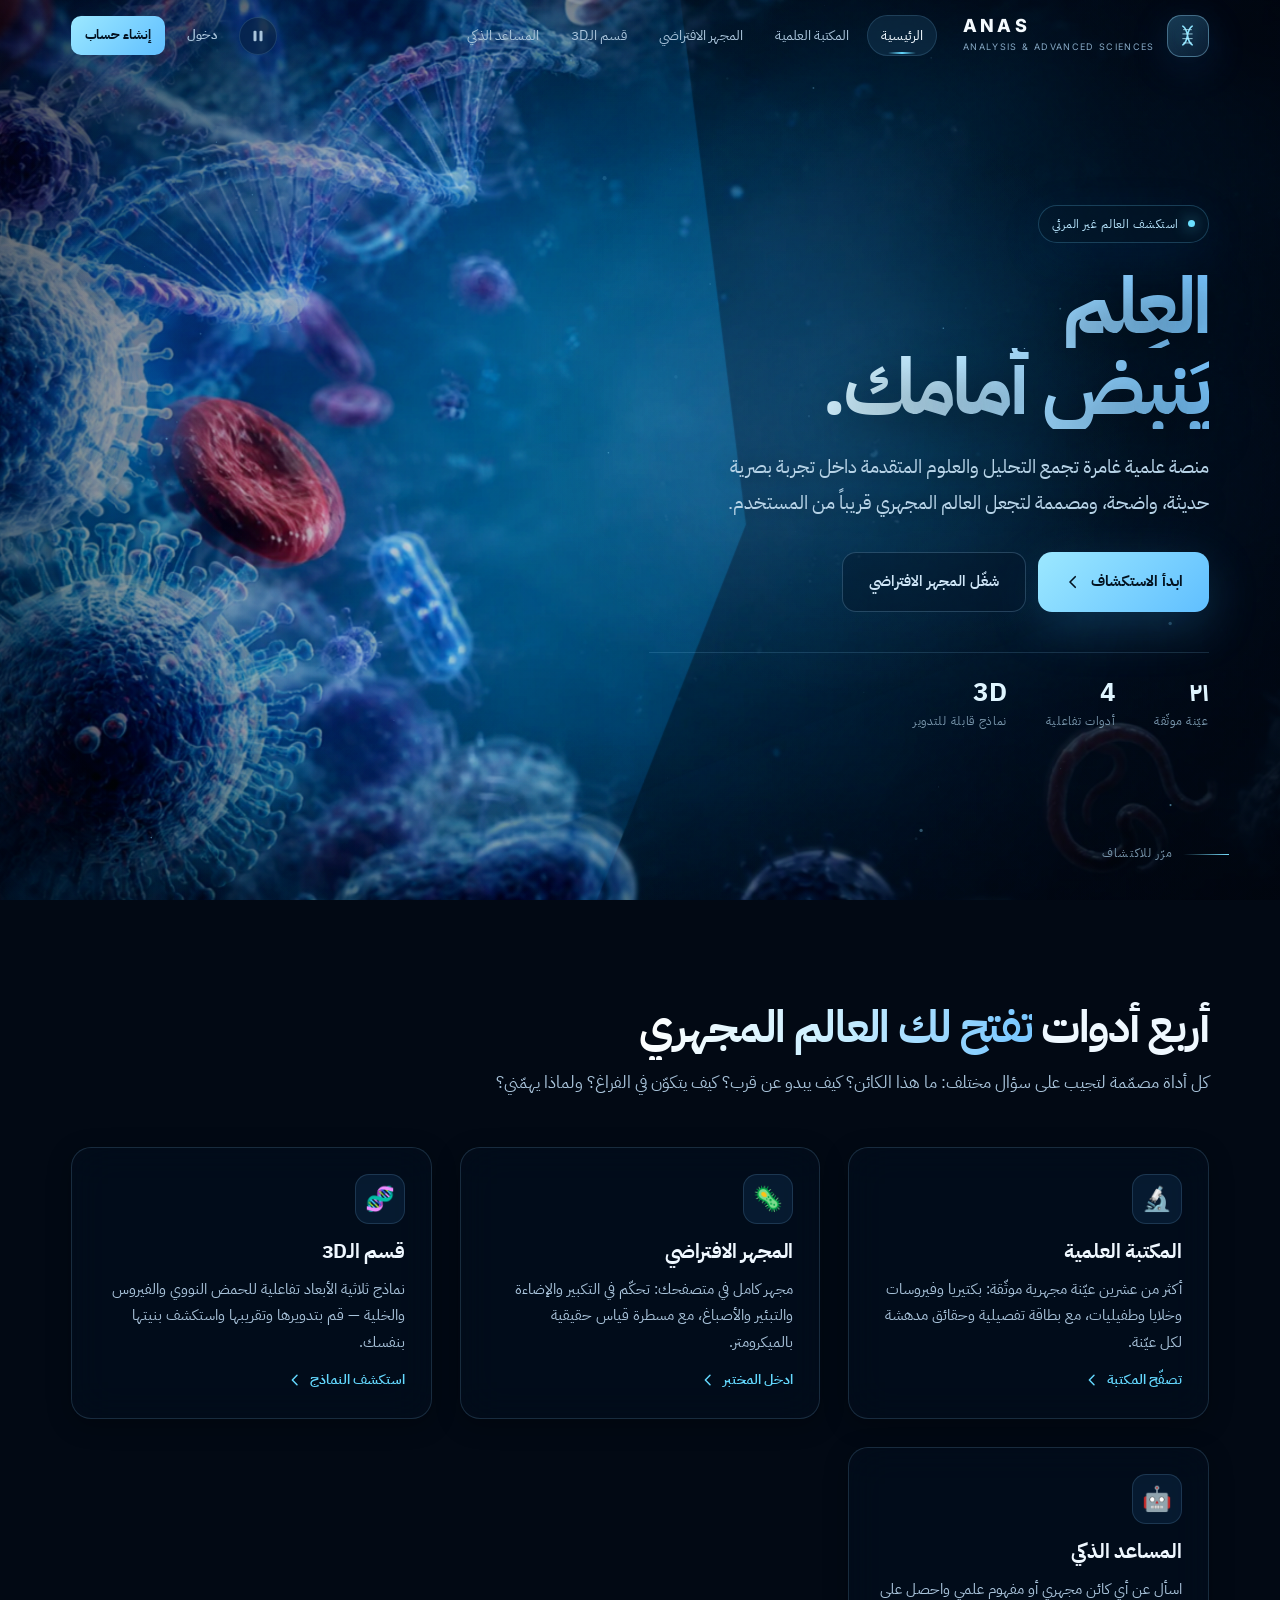
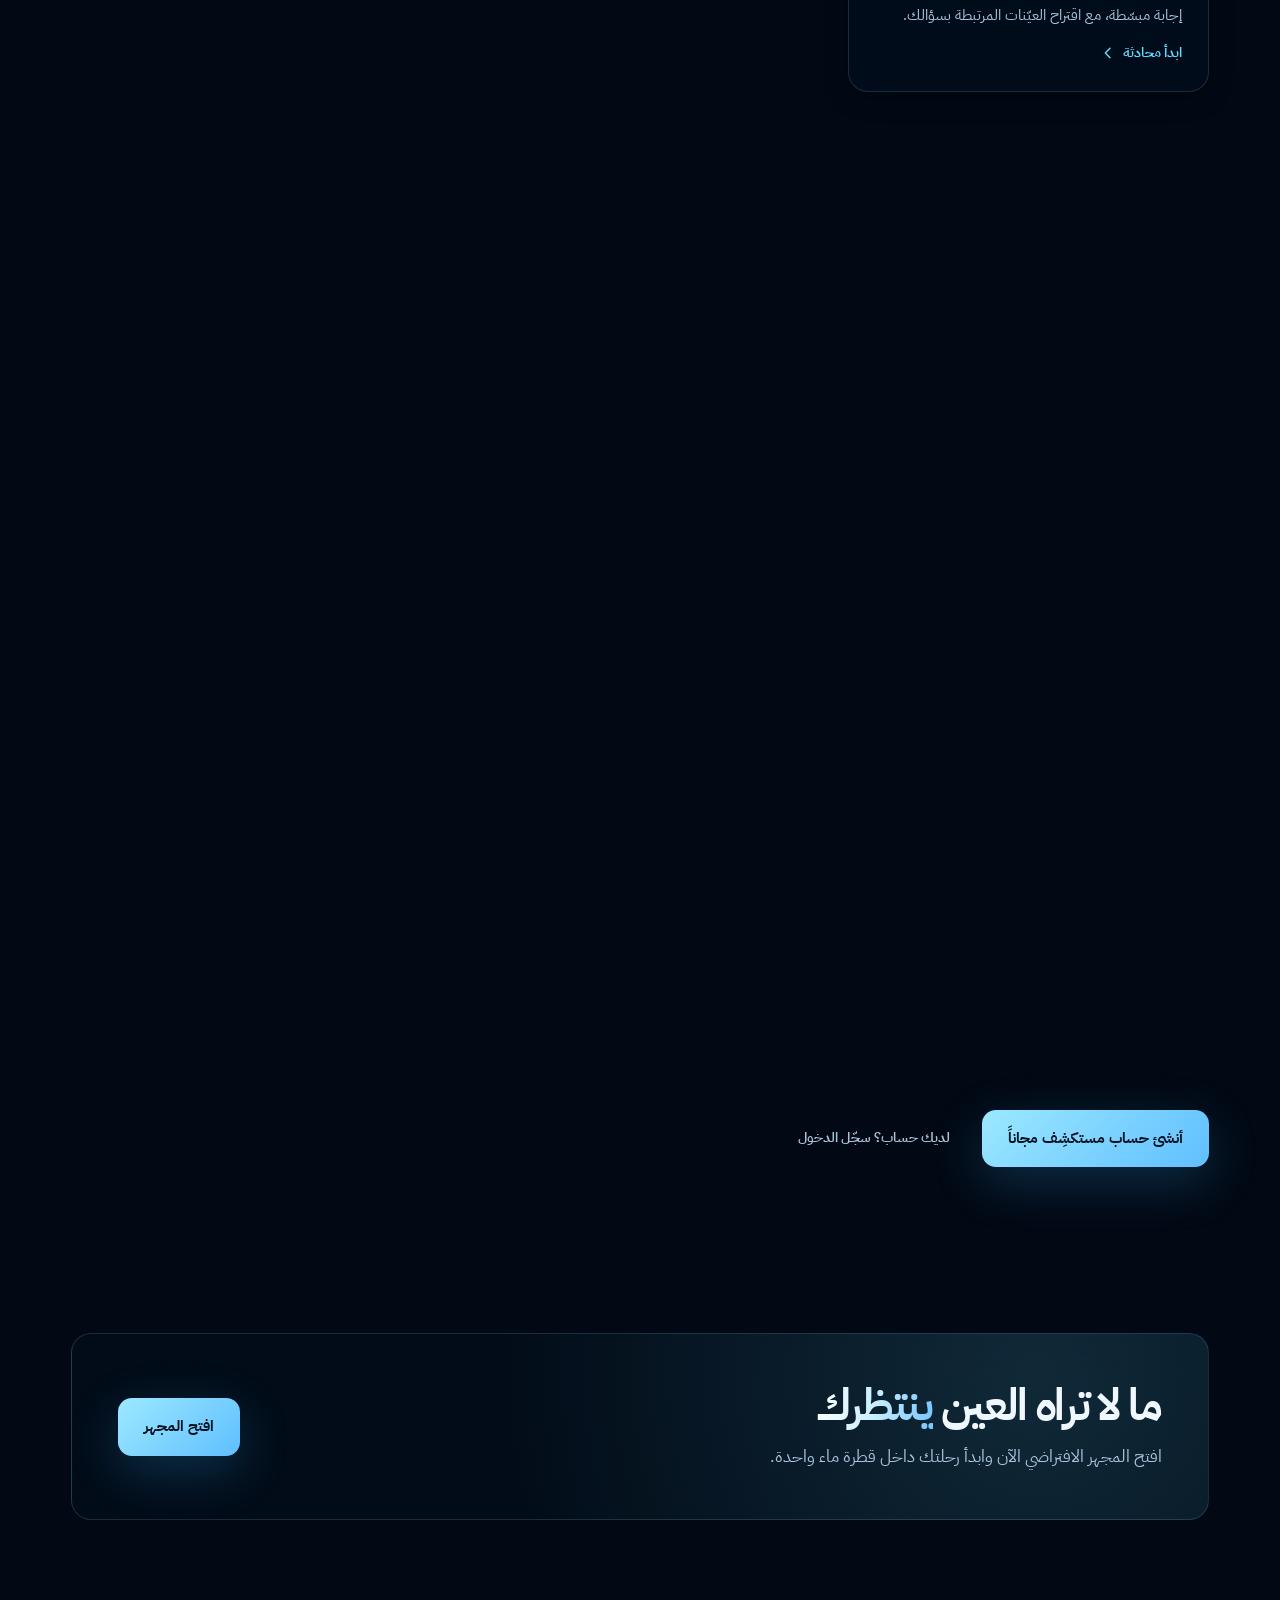
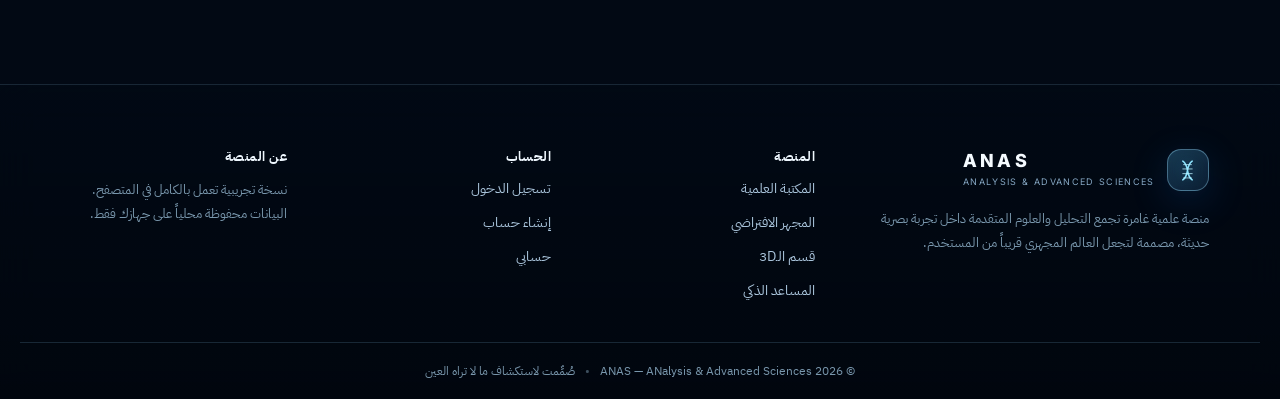
<file: index.html>
<!DOCTYPE html>
<html lang="ar" dir="rtl">
<head>
<meta charset="UTF-8" />
<meta name="viewport" content="width=device-width, initial-scale=1, viewport-fit=cover" />
<meta name="theme-color" content="#020914" />
<title>ANAS | منصة التحليل والعلوم المتقدمة</title>

<meta name="description" content="منصة ANAS العلمية: مكتبة كائنات مجهرية، مجهر افتراضي تفاعلي، نماذج ثلاثية الأبعاد، ومساعد ذكي — تجربة بصرية سينمائية لاستكشاف العالم المجهري." />
<meta name="author" content="ANAS — ANalysis & Advanced Sciences" />

<meta property="og:type" content="website" />
<meta property="og:locale" content="ar_AR" />
<meta property="og:title" content="ANAS | منصة التحليل والعلوم المتقدمة" />
<meta property="og:description" content="استكشف العالم غير المرئي: مكتبة علمية، مجهر افتراضي، نماذج ثلاثية الأبعاد، ومساعد ذكي." />
<meta property="og:image" content="assets/og-cover.jpg" />
<meta name="twitter:card" content="summary_large_image" />

<link rel="icon" href="assets/favicon.svg" type="image/svg+xml" />
<link rel="apple-touch-icon" href="assets/favicon.svg" />

<link rel="preconnect" href="https://fonts.googleapis.com" />
<link rel="preconnect" href="https://fonts.gstatic.com" crossorigin />
<link rel="stylesheet" href="https://fonts.googleapis.com/css2?family=IBM+Plex+Sans+Arabic:wght@300;400;500;600;700&family=Inter:wght@400;600;800&display=swap" />

<link rel="preload" as="image" href="assets/cinematic-bg.webp" imagesrcset="assets/cinematic-bg-800.webp 800w, assets/cinematic-bg-1280.webp 1280w, assets/cinematic-bg.webp 1672w" />

<link rel="stylesheet" href="styles/base.css" />
<link rel="stylesheet" href="styles/components.css" />
<link rel="stylesheet" href="styles/views.css" />
</head>
<body>

<a class="skip-link" href="#main">تخطَّ إلى المحتوى الرئيسي</a>

<!-- ============ الخلفية السينمائية (ثابتة خلف كل الصفحات) ============ -->
<div class="cinema" id="cinema" aria-hidden="true">
  <div class="cinema__layer cinema__layer--base"></div>
  <div class="cinema__layer cinema__layer--mid"></div>
  <div class="cinema__layer cinema__layer--front"></div>
  <div class="cinema__fog"></div>
  <div class="cinema__vignette"></div>
  <canvas class="cinema__particles" id="particles"></canvas>
  <div class="cinema__noise"></div>
</div>

<!-- ============ الشريط العلوي ============ -->
<header class="topbar" id="topbar">
  <div class="topbar__inner">
    <a class="brand" href="#/" aria-label="ANAS — الصفحة الرئيسية">
      <span class="brand__mark" aria-hidden="true">
        <svg viewBox="0 0 64 64" fill="none">
          <path d="M20 8c18 12 6 36 24 48M44 8C26 20 38 44 20 56" stroke="#8DE4FF" stroke-width="4" stroke-linecap="round"/>
          <path d="M22 17h20M20 28h24M20 40h24M22 51h20" stroke="#B8F0FF" stroke-width="2.5" stroke-linecap="round" opacity=".8"/>
        </svg>
      </span>
      <span class="brand__text">
        <span class="brand__name">ANAS</span>
        <span class="brand__sub">ANALYSIS &amp; ADVANCED SCIENCES</span>
      </span>
    </a>

    <nav class="nav" id="nav" aria-label="التنقل الرئيسي">
      <a class="nav__link" href="#/" data-route="/">الرئيسية</a>
      <a class="nav__link" href="#/library" data-route="/library">المكتبة العلمية</a>
      <a class="nav__link" href="#/microscope" data-route="/microscope">المجهر الافتراضي</a>
      <a class="nav__link" href="#/lab3d" data-route="/lab3d">قسم الـ3D</a>
      <a class="nav__link" href="#/assistant" data-route="/assistant">المساعد الذكي</a>
    </nav>

    <div class="topbar__actions">
      <button class="icon-btn" id="motionToggle" type="button" title="إيقاف/تشغيل الحركة" aria-label="إيقاف الحركة">
        <svg viewBox="0 0 24 24" fill="none" aria-hidden="true"><rect x="6" y="5" width="4" height="14" rx="1.4" fill="currentColor"/><rect x="14" y="5" width="4" height="14" rx="1.4" fill="currentColor"/></svg>
      </button>
      <div id="authSlot" class="topbar__auth"></div>
      <button class="icon-btn nav-burger" id="burger" type="button" aria-label="فتح القائمة" aria-expanded="false" aria-controls="nav">
        <svg viewBox="0 0 24 24" fill="none" aria-hidden="true"><path d="M4 7h16M4 12h16M4 17h16" stroke="currentColor" stroke-width="2" stroke-linecap="round"/></svg>
      </button>
    </div>
  </div>
</header>

<!-- ============ منطقة العرض ============ -->
<main id="main" class="view" tabindex="-1"></main>

<!-- ============ التذييل ============ -->
<footer class="footer" id="footer">
  <div class="footer__inner">
    <div class="footer__col footer__col--brand">
      <div class="brand brand--footer">
        <span class="brand__mark" aria-hidden="true">
          <svg viewBox="0 0 64 64" fill="none">
            <path d="M20 8c18 12 6 36 24 48M44 8C26 20 38 44 20 56" stroke="#8DE4FF" stroke-width="4" stroke-linecap="round"/>
            <path d="M22 17h20M20 28h24M20 40h24M22 51h20" stroke="#B8F0FF" stroke-width="2.5" stroke-linecap="round" opacity=".8"/>
          </svg>
        </span>
        <span class="brand__text">
          <span class="brand__name">ANAS</span>
          <span class="brand__sub">ANALYSIS &amp; ADVANCED SCIENCES</span>
        </span>
      </div>
      <p class="footer__blurb">منصة علمية غامرة تجمع التحليل والعلوم المتقدمة داخل تجربة بصرية حديثة، مصممة لتجعل العالم المجهري قريباً من المستخدم.</p>
    </div>
    <nav class="footer__col" aria-label="روابط المنصة">
      <h3 class="footer__title">المنصة</h3>
      <a href="#/library">المكتبة العلمية</a>
      <a href="#/microscope">المجهر الافتراضي</a>
      <a href="#/lab3d">قسم الـ3D</a>
      <a href="#/assistant">المساعد الذكي</a>
    </nav>
    <nav class="footer__col" aria-label="روابط الحساب">
      <h3 class="footer__title">الحساب</h3>
      <a href="#/login">تسجيل الدخول</a>
      <a href="#/register">إنشاء حساب</a>
      <a href="#/account">حسابي</a>
    </nav>
    <div class="footer__col">
      <h3 class="footer__title">عن المنصة</h3>
      <p class="footer__note">نسخة تجريبية تعمل بالكامل في المتصفح. البيانات محفوظة محلياً على جهازك فقط.</p>
    </div>
  </div>
  <div class="footer__bar">
    <span>© <span id="year"></span> ANAS — ANalysis &amp; Advanced Sciences</span>
    <span class="footer__bar-sep" aria-hidden="true">•</span>
    <span>صُمِّمت لاستكشاف ما لا تراه العين</span>
  </div>
</footer>

<div id="toaster" class="toaster" role="status" aria-live="polite"></div>

<script type="module" src="js/main.js"></script>
<noscript>
  <div class="noscript">هذه المنصة تحتاج إلى تفعيل JavaScript في المتصفح لتعمل.</div>
</noscript>
</body>
</html>
</file>
<file: styles/base.css>
/* =========================================================
   ANAS — Base layer
   الرموز التصميمية، التهيئة، الخلفية السينمائية، التخطيط
   ========================================================= */

:root{
  /* -- لوحة الألوان (مستمدة من الواجهة السينمائية الأصلية) -- */
  --bg:              #020914;
  --bg-deep:         #010610;
  --ink:             #eff8ff;
  --ink-soft:        #cfe6f7;
  --muted:           #a9c4db;
  --muted-dim:       #7997ad;
  --cyan:            #64d9ff;
  --cyan-bright:     #9ce8ff;
  --blue:            #397bff;
  --blue-soft:       #60bfff;
  --violet:          #7c6cff;

  /* -- حالات -- */
  --ok:              #4ade9b;
  --warn:            #ffc861;
  --danger:          #ff6b81;

  /* -- الأسطح الزجاجية -- */
  --glass:           rgba(4, 18, 34, .42);
  --glass-strong:    rgba(3, 14, 27, .72);
  --glass-soft:      rgba(8, 28, 48, .28);
  --line:            rgba(143, 209, 255, .16);
  --line-strong:     rgba(151, 222, 255, .34);

  /* -- الإيقاع -- */
  --r-sm: 10px;
  --r-md: 14px;
  --r-lg: 20px;
  --r-xl: 28px;
  --r-pill: 999px;

  --gap: clamp(16px, 2.4vw, 28px);
  --pad-x: clamp(18px, 4vw, 60px);
  --maxw: 1240px;
  --topbar-h: 72px;

  --ease: cubic-bezier(.22, .61, .36, 1);
  --t-fast: .18s var(--ease);
  --t: .28s var(--ease);
  --t-slow: .5s var(--ease);

  --shadow-sm: 0 6px 24px rgba(0, 0, 0, .28);
  --shadow:    0 16px 50px rgba(0, 0, 0, .38);
  --shadow-glow: 0 15px 50px rgba(56, 177, 255, .22);

  /* -- متغيرات حية يضبطها JS -- */
  --mx: 0;
  --my: 0;
  --cinema-dim: 0;     /* 0 = الهيرو الكامل، 1 = صفحة داخلية معتمة */
}

/* ------------------- التهيئة ------------------- */
*, *::before, *::after{ box-sizing: border-box; }

html{
  -webkit-text-size-adjust: 100%;
  scroll-behavior: smooth;
  scroll-padding-top: calc(var(--topbar-h) + 16px);
}

body{
  margin: 0;
  min-height: 100%;
  background: var(--bg);
  color: var(--ink);
  font-family: "IBM Plex Sans Arabic", Inter, system-ui, -apple-system, "Segoe UI", Tahoma, Arial, sans-serif;
  font-size: 16px;
  line-height: 1.7;
  overflow-x: hidden;
  -webkit-font-smoothing: antialiased;
  text-rendering: optimizeLegibility;
}

h1, h2, h3, h4{ margin: 0; line-height: 1.18; font-weight: 700; letter-spacing: -.01em; }
p{ margin: 0; }
img, svg, canvas{ max-width: 100%; display: block; }
button, input, select, textarea{ font: inherit; color: inherit; }
a{ color: inherit; text-decoration: none; }

:focus-visible{
  outline: 2px solid var(--cyan);
  outline-offset: 3px;
  border-radius: 6px;
}

::selection{ background: rgba(100, 217, 255, .3); color: #fff; }

/* شريط التمرير */
::-webkit-scrollbar{ width: 11px; height: 11px; }
::-webkit-scrollbar-track{ background: #030d1c; }
::-webkit-scrollbar-thumb{
  background: linear-gradient(180deg, rgba(100,217,255,.34), rgba(57,123,255,.26));
  border-radius: var(--r-pill);
  border: 3px solid #030d1c;
}
::-webkit-scrollbar-thumb:hover{ background: linear-gradient(180deg, rgba(100,217,255,.6), rgba(57,123,255,.44)); }

.skip-link{
  position: fixed; inset-inline: 0; top: 8px;
  margin-inline: auto; width: fit-content;
  transform: translateY(-160%);
  z-index: 999; padding: 12px 20px; border-radius: var(--r-pill);
  background: var(--cyan); color: #02111f; font-weight: 700;
  transition: transform var(--t);
}
.skip-link:focus{ transform: translateY(0); }

.noscript{
  position: fixed; inset: 0; z-index: 9999; display: grid; place-items: center;
  background: var(--bg); color: var(--ink); padding: 32px; text-align: center; font-size: 18px;
}

/* ===================================================================
   الخلفية السينمائية — ثابتة خلف كل صفحات المنصة
   =================================================================== */
.cinema{
  position: fixed;
  inset: 0;
  z-index: 0;
  overflow: hidden;
  pointer-events: none;
  background: var(--bg);
  contain: strict;
}

.cinema__layer{
  position: absolute;
  inset: -5%;
  background-image: image-set(url("../assets/cinematic-bg.webp") type("image/webp"), url("../assets/cinematic-bg.jpg") type("image/jpeg"));
  background-image: -webkit-image-set(url("../assets/cinematic-bg.webp") type("image/webp"), url("../assets/cinematic-bg.jpg") type("image/jpeg"));
  background-size: cover;
  background-position: center;
  will-change: transform, filter;
}

/* طبقة القاعدة — تعتم تدريجياً كلما انتقلنا لصفحة داخلية */
.cinema__layer--base{
  inset: -7%;
  filter: saturate(calc(1.05 - var(--cinema-dim) * .45))
          contrast(1.05)
          brightness(calc(.78 - var(--cinema-dim) * .42));
  animation: cameraDrift 22s ease-in-out infinite alternate;
  transform: translate3d(calc(var(--mx) * -7px), calc(var(--my) * -5px), 0) scale(1.09);
  transition: filter var(--t-slow);
}

/* الطبقة الوسطى — قصّ مائل يفصل عمق المشهد */
.cinema__layer--mid{
  opacity: calc(.67 - var(--cinema-dim) * .45);
  clip-path: polygon(52% 0, 0 0, 0 100%, 45% 100%, 57% 57%);
  filter: saturate(1.17) contrast(1.08) brightness(1.03);
  mix-blend-mode: screen;
  animation: midFloat 15s ease-in-out infinite alternate;
  transform: translate3d(calc(var(--mx) * 13px), calc(var(--my) * 8px), 0) scale(1.075);
  transition: opacity var(--t-slow);
}

/* الطبقة الأمامية — ضبابية تعطي إحساس عمق الميدان */
.cinema__layer--front{
  opacity: calc(.32 - var(--cinema-dim) * .22);
  clip-path: polygon(100% 52%, 85% 42%, 74% 100%, 100% 100%, 0 100%, 0 63%, 12% 50%, 17% 100%);
  filter: blur(2px) saturate(1.18) brightness(.9);
  animation: frontFloat 11s ease-in-out infinite alternate;
  transform: translate3d(calc(var(--mx) * 21px), calc(var(--my) * 14px), 0) scale(1.12);
  transition: opacity var(--t-slow);
}

.cinema__fog{
  position: absolute; inset: -20%; z-index: 3; pointer-events: none;
  opacity: calc(.22 - var(--cinema-dim) * .1);
  filter: blur(52px);
  background:
    radial-gradient(ellipse at 66% 52%, rgba(55, 190, 255, .46), transparent 27%),
    radial-gradient(ellipse at 28% 32%, rgba(103, 76, 255, .28), transparent 23%);
  animation: fog 16s ease-in-out infinite alternate;
  transition: opacity var(--t-slow);
}

.cinema__vignette{
  position: absolute; inset: 0; z-index: 4; pointer-events: none;
  background:
    radial-gradient(circle at 65% 44%, rgba(47, 166, 238, .14), transparent 31%),
    linear-gradient(270deg, rgba(1, 7, 17, .72) 0%, rgba(1, 10, 23, .28) 39%, rgba(2, 8, 19, .05) 62%, rgba(0, 4, 12, .30) 100%),
    radial-gradient(ellipse at center, transparent 44%, rgba(0, 3, 10, .58) 100%);
}

/* حجاب إضافي يهدّئ الخلفية داخل الصفحات لرفع وضوح النص */
.cinema::after{
  content: "";
  position: absolute; inset: 0; z-index: 7; pointer-events: none;
  background: linear-gradient(180deg, rgba(2, 9, 20, .55), rgba(2, 9, 20, .88));
  opacity: var(--cinema-dim);
  transition: opacity var(--t-slow);
}

.cinema__particles{
  position: absolute; inset: 0; width: 100%; height: 100%;
  z-index: 5; pointer-events: none;
}

.cinema__noise{
  position: absolute; inset: 0; z-index: 6; pointer-events: none;
  opacity: .06; mix-blend-mode: soft-light;
  background-image: url("data:image/svg+xml,%3Csvg viewBox='0 0 180 180' xmlns='http://www.w3.org/2000/svg'%3E%3Cfilter id='n'%3E%3CfeTurbulence type='fractalNoise' baseFrequency='.9' numOctaves='3' stitchTiles='stitch'/%3E%3C/filter%3E%3Crect width='100%25' height='100%25' filter='url(%23n)' opacity='.75'/%3E%3C/svg%3E");
}

@keyframes cameraDrift{
  0%  { transform: translate3d(calc(var(--mx) * -7px - 1%), calc(var(--my) * -5px - .5%), 0) scale(1.09); }
  100%{ transform: translate3d(calc(var(--mx) * -7px + 1.2%), calc(var(--my) * -5px + .7%), 0) scale(1.12); }
}
@keyframes midFloat{
  0%  { transform: translate3d(calc(var(--mx) * 13px - 7px), calc(var(--my) * 8px - 3px), 0) scale(1.075); }
  100%{ transform: translate3d(calc(var(--mx) * 13px + 9px), calc(var(--my) * 8px + 5px), 0) scale(1.095); }
}
@keyframes frontFloat{
  0%  { transform: translate3d(calc(var(--mx) * 21px - 11px), calc(var(--my) * 14px + 7px), 0) scale(1.12); }
  100%{ transform: translate3d(calc(var(--mx) * 21px + 13px), calc(var(--my) * 14px - 7px), 0) scale(1.16); }
}
@keyframes fog{ to{ transform: translate3d(4%, -2%, 0) scale(1.08); opacity: .29; } }

/* إيقاف الحركة — يفعّله المستخدم من الشريط العلوي */
.motion-paused .cinema *,
.motion-paused .cinema{ animation-play-state: paused !important; }
.motion-paused .cinema__layer{ transition: transform .25s ease; }

/* ===================================================================
   التخطيط العام
   =================================================================== */
.view{
  position: relative;
  z-index: 1;
  min-height: 70vh;
  outline: none;
}

.wrap{
  width: 100%;
  max-width: var(--maxw);
  margin-inline: auto;
  padding-inline: var(--pad-x);
}

.section{ padding-block: clamp(56px, 8vw, 110px); position: relative; z-index: 1; }
.section--tight{ padding-block: clamp(36px, 5vw, 64px); }

.section__head{ margin-bottom: clamp(28px, 4vw, 48px); max-width: 720px; }
.section__title{
  font-size: clamp(26px, 3.6vw, 44px);
  letter-spacing: -.03em;
  margin-bottom: 14px;
  text-wrap: balance;
}
.section__title span{
  background: linear-gradient(100deg, #fff 2%, #c9eeff 50%, #7bc8ff 95%);
  -webkit-background-clip: text; background-clip: text; color: transparent;
}
.section__lead{
  color: var(--muted);
  font-size: clamp(14px, 1.3vw, 17px);
  line-height: 1.85;
  text-wrap: balance;
}

/* شبكات مساعدة */
.grid{ display: grid; gap: var(--gap); }
.grid--2{ grid-template-columns: repeat(auto-fit, minmax(280px, 1fr)); }
.grid--3{ grid-template-columns: repeat(auto-fit, minmax(260px, 1fr)); }
.grid--4{ grid-template-columns: repeat(auto-fit, minmax(215px, 1fr)); }

.stack{ display: flex; flex-direction: column; gap: var(--gap); }
.row{ display: flex; flex-wrap: wrap; gap: 12px; align-items: center; }
.row--between{ justify-content: space-between; }
.spacer{ flex: 1; }

.text-muted{ color: var(--muted); }
.text-dim{ color: var(--muted-dim); }
.text-center{ text-align: center; }
.mono{ font-family: ui-monospace, "SF Mono", SFMono-Regular, Menlo, Consolas, monospace; font-variant-numeric: tabular-nums; }
/* النصوص اللاتينية: تُقرأ يساراً-يميناً داخلياً، لكنها تُحاذى
   إلى يمين الصفحة كبقية المحتوى العربي. الحقول النصية تُستثنى. */
.latin{ direction: ltr; unicode-bidi: isolate; text-align: right; }
.input.latin, .textarea.latin{ text-align: left; }

.hidden{ display: none !important; }
.sr-only{
  position: absolute; width: 1px; height: 1px; padding: 0; margin: -1px;
  overflow: hidden; clip: rect(0 0 0 0); white-space: nowrap; border: 0;
}

/* ===================================================================
   إتاحة الوصول — احترام تفضيل تقليل الحركة
   =================================================================== */
@media (prefers-reduced-motion: reduce){
  html{ scroll-behavior: auto; }
  *, *::before, *::after{
    animation-duration: .001ms !important;
    animation-iteration-count: 1 !important;
    transition-duration: .001ms !important;
  }
  .cinema__layer{ transform: none !important; }
}
</file>
<file: styles/components.css>
/* =========================================================
   ANAS — Components
   الشريط العلوي، الأزرار، البطاقات، النماذج، التنبيهات…
   ========================================================= */

/* ------------------------ الشريط العلوي ------------------------ */
.topbar{
  position: sticky;
  top: 0;
  z-index: 60;
  height: var(--topbar-h);
  display: flex;
  align-items: center;
  transition: background var(--t), border-color var(--t), backdrop-filter var(--t);
  border-bottom: 1px solid transparent;
}
.topbar.is-stuck{
  background: rgba(2, 10, 21, .78);
  backdrop-filter: blur(20px) saturate(1.2);
  -webkit-backdrop-filter: blur(20px) saturate(1.2);
  border-bottom-color: var(--line);
}
.topbar__inner{
  width: 100%;
  max-width: var(--maxw);
  margin-inline: auto;
  padding-inline: var(--pad-x);
  display: flex;
  align-items: center;
  gap: clamp(12px, 2vw, 28px);
}
.topbar__actions{ display: flex; align-items: center; gap: 8px; margin-inline-start: auto; }
.topbar__auth{ display: flex; align-items: center; gap: 8px; }

/* ------------------------ الهوية ------------------------ */
.brand{ display: flex; gap: 12px; align-items: center; flex-shrink: 0; }
.brand__mark{
  width: 42px; height: 42px; flex-shrink: 0;
  border: 1px solid rgba(151, 222, 255, .42);
  border-radius: var(--r-md);
  background: linear-gradient(145deg, rgba(77, 191, 255, .22), rgba(37, 84, 173, .12));
  display: grid; place-items: center;
  box-shadow: 0 10px 40px rgba(38, 139, 255, .16), inset 0 0 24px rgba(114, 216, 255, .10);
  backdrop-filter: blur(16px);
  -webkit-backdrop-filter: blur(16px);
  transition: transform var(--t), box-shadow var(--t);
}
.brand:hover .brand__mark{ transform: translateY(-2px); box-shadow: 0 14px 48px rgba(38, 139, 255, .3), inset 0 0 24px rgba(114, 216, 255, .18); }
.brand__mark svg{ width: 25px; height: 25px; filter: drop-shadow(0 0 10px rgba(84, 203, 255, .8)); }
.brand__text{ display: flex; flex-direction: column; direction: ltr; text-align: left; }
.brand__name{ font-family: Inter, sans-serif; font-size: 18px; font-weight: 800; letter-spacing: .18em; color: #f5fbff; line-height: 1.1; }
.brand__sub{ font-family: Inter, sans-serif; font-size: 9px; color: #87a9c5; letter-spacing: .15em; margin-top: 3px; }

/* ------------------------ التنقل ------------------------ */
.nav{ display: flex; align-items: center; gap: 4px; }
.nav__link{
  position: relative;
  padding: 9px 14px;
  border-radius: var(--r-pill);
  font-size: 14px;
  color: var(--muted);
  white-space: nowrap;
  transition: color var(--t-fast), background var(--t-fast);
}
.nav__link:hover{ color: var(--ink); background: rgba(18, 55, 82, .38); }
.nav__link.is-active{ color: var(--ink); background: rgba(18, 55, 82, .5); box-shadow: inset 0 0 0 1px var(--line); }
.nav__link.is-active::after{
  content: ""; position: absolute; inset-inline: 30%; bottom: 2px; height: 2px;
  border-radius: 2px; background: linear-gradient(90deg, transparent, var(--cyan), transparent);
}

/* ------------------------ الأزرار ------------------------ */
.btn{
  --btn-bg: transparent;
  display: inline-flex; align-items: center; justify-content: center; gap: 9px;
  border: 0; border-radius: var(--r-md);
  padding: 13px 20px;
  font-size: 14px; font-weight: 600;
  cursor: pointer;
  white-space: nowrap;
  transition: transform var(--t), box-shadow var(--t), background var(--t), border-color var(--t), opacity var(--t);
  background: var(--btn-bg);
}
.btn:active{ transform: translateY(0) scale(.985); }
.btn:disabled{ opacity: .5; cursor: not-allowed; transform: none !important; }

.btn--primary{
  color: #02111f;
  background: linear-gradient(135deg, var(--cyan-bright), var(--blue-soft));
  font-weight: 700;
  box-shadow: var(--shadow-glow);
}
.btn--primary:hover:not(:disabled){ transform: translateY(-2px); box-shadow: 0 18px 60px rgba(56, 177, 255, .38); }

.btn--secondary{
  color: var(--ink-soft);
  border: 1px solid rgba(158, 218, 255, .22);
  background: rgba(3, 21, 38, .42);
  backdrop-filter: blur(16px);
  -webkit-backdrop-filter: blur(16px);
}
.btn--secondary:hover:not(:disabled){ background: rgba(18, 55, 82, .55); transform: translateY(-2px); border-color: var(--line-strong); }

.btn--ghost{ color: var(--muted); background: transparent; }
.btn--ghost:hover:not(:disabled){ color: var(--ink); background: rgba(18, 55, 82, .35); }

.btn--danger{ color: #2a0710; background: linear-gradient(135deg, #ffa2b1, #ff6b81); font-weight: 700; }
.btn--danger:hover:not(:disabled){ transform: translateY(-2px); box-shadow: 0 16px 44px rgba(255, 107, 129, .3); }

.btn--sm{ padding: 8px 14px; font-size: 13px; border-radius: var(--r-sm); }
.btn--lg{ padding: 16px 26px; font-size: 15px; }
.btn--block{ width: 100%; }
.btn__icon{ width: 18px; height: 18px; flex-shrink: 0; }

.icon-btn{
  width: 38px; height: 38px; flex-shrink: 0;
  display: grid; place-items: center;
  border-radius: var(--r-pill);
  border: 1px solid var(--line);
  background: rgba(4, 20, 36, .42);
  color: var(--muted);
  cursor: pointer;
  backdrop-filter: blur(14px);
  -webkit-backdrop-filter: blur(14px);
  transition: color var(--t-fast), background var(--t-fast), transform var(--t-fast);
}
.icon-btn:hover{ color: var(--ink); background: rgba(18, 55, 82, .6); transform: translateY(-1px); }
.icon-btn svg{ width: 18px; height: 18px; }
.icon-btn.is-on{ color: var(--cyan); border-color: var(--line-strong); }

/* يأتي بعد .icon-btn عمداً: وإلا ورث display:grid وظهر على سطح المكتب */
.nav-burger{ display: none; }

/* ------------------------ الأسطح الزجاجية ------------------------ */
.card{
  position: relative;
  border-radius: var(--r-lg);
  border: 1px solid var(--line);
  background: var(--glass);
  backdrop-filter: blur(20px) saturate(1.15);
  -webkit-backdrop-filter: blur(20px) saturate(1.15);
  box-shadow: var(--shadow-sm);
  padding: clamp(18px, 2.4vw, 26px);
  transition: transform var(--t), border-color var(--t), box-shadow var(--t), background var(--t);
}
.card--hover:hover{
  transform: translateY(-4px);
  border-color: var(--line-strong);
  box-shadow: var(--shadow), 0 0 0 1px rgba(100, 217, 255, .08);
  background: rgba(6, 24, 44, .55);
}
.card--flat{ box-shadow: none; }
.card--pad-0{ padding: 0; overflow: hidden; }

.panel{
  border-radius: var(--r-lg);
  border: 1px solid var(--line);
  background: var(--glass-strong);
  backdrop-filter: blur(24px);
  -webkit-backdrop-filter: blur(24px);
}

/* ------------------------ الشارات والرقائق ------------------------ */
.eyebrow{
  display: inline-flex; align-items: center; gap: 9px;
  padding: 8px 13px;
  border: 1px solid rgba(105, 208, 255, .23);
  border-radius: var(--r-pill);
  background: rgba(4, 25, 45, .42);
  backdrop-filter: blur(15px);
  -webkit-backdrop-filter: blur(15px);
  font-size: 12px; letter-spacing: .04em;
  color: #b9e7ff;
  box-shadow: 0 12px 45px rgba(0, 90, 180, .12);
}
.eyebrow__dot{
  width: 7px; height: 7px; border-radius: 50%; flex-shrink: 0;
  background: #6be0ff; box-shadow: 0 0 16px #55d7ff;
  animation: pulse 2.2s ease-in-out infinite;
}
@keyframes pulse{ 50%{ transform: scale(1.5); opacity: .55; } }

.badge{
  display: inline-flex; align-items: center; gap: 6px;
  padding: 4px 11px; border-radius: var(--r-pill);
  font-size: 11.5px; font-weight: 600; letter-spacing: .02em;
  border: 1px solid var(--line);
  background: rgba(8, 30, 52, .55);
  color: var(--muted);
  white-space: nowrap;
}
.badge--cyan  { color: #a5e9ff; border-color: rgba(100,217,255,.35); background: rgba(12,58,86,.5); }
.badge--violet{ color: #cbc2ff; border-color: rgba(124,108,255,.35); background: rgba(38,32,86,.5); }
.badge--ok    { color: #9df0c6; border-color: rgba(74,222,155,.32); background: rgba(11,58,40,.45); }
.badge--warn  { color: #ffdca3; border-color: rgba(255,200,97,.32); background: rgba(64,46,10,.45); }
.badge--danger{ color: #ffb4c0; border-color: rgba(255,107,129,.32); background: rgba(66,14,26,.45); }

.chip{
  display: inline-flex; align-items: center; gap: 7px;
  padding: 9px 15px; border-radius: var(--r-pill);
  border: 1px solid var(--line);
  background: rgba(5, 23, 41, .45);
  color: var(--muted);
  font-size: 13px; cursor: pointer;
  transition: all var(--t-fast);
  backdrop-filter: blur(12px);
  -webkit-backdrop-filter: blur(12px);
}
.chip:hover{ color: var(--ink); border-color: var(--line-strong); background: rgba(18, 55, 82, .55); }
.chip.is-active{
  color: #02111f; font-weight: 700; border-color: transparent;
  background: linear-gradient(135deg, var(--cyan-bright), var(--blue-soft));
}
.chip__count{ font-size: 11px; opacity: .75; font-variant-numeric: tabular-nums; }

/* ------------------------ النماذج ------------------------ */
.field{ display: flex; flex-direction: column; gap: 8px; }
.field__label{ font-size: 13.5px; font-weight: 600; color: var(--ink-soft); }
.field__label .req{ color: var(--cyan); margin-inline-start: 3px; }
.field__hint{ font-size: 12px; color: var(--muted-dim); line-height: 1.6; }
.field__error{ font-size: 12.5px; color: var(--danger); display: flex; align-items: center; gap: 6px; min-height: 0; }

.input, .textarea, .select{
  width: 100%;
  padding: 13px 15px;
  border-radius: var(--r-md);
  border: 1px solid var(--line);
  background: rgba(2, 14, 27, .6);
  color: var(--ink);
  font-size: 14.5px;
  transition: border-color var(--t-fast), box-shadow var(--t-fast), background var(--t-fast);
  -webkit-appearance: none;
  appearance: none;
}
.input::placeholder, .textarea::placeholder{ color: #5f7e96; }
.input:focus, .textarea:focus, .select:focus{
  outline: none;
  border-color: rgba(100, 217, 255, .55);
  box-shadow: 0 0 0 4px rgba(100, 217, 255, .1);
  background: rgba(4, 20, 38, .75);
}
.input[aria-invalid="true"], .textarea[aria-invalid="true"]{
  border-color: rgba(255, 107, 129, .6);
  box-shadow: 0 0 0 4px rgba(255, 107, 129, .09);
}
.textarea{ resize: vertical; min-height: 110px; line-height: 1.7; }
.select{
  background-image: url("data:image/svg+xml,%3Csvg xmlns='http://www.w3.org/2000/svg' viewBox='0 0 24 24' fill='none' stroke='%23a9c4db' stroke-width='2' stroke-linecap='round'%3E%3Cpath d='M6 9l6 6 6-6'/%3E%3C/svg%3E");
  background-repeat: no-repeat;
  background-position: left 14px center;
  background-size: 16px;
  padding-inline-start: 15px;
  padding-inline-end: 40px;
  cursor: pointer;
}
.select option{ background: #061a30; color: var(--ink); }

.input-group{ position: relative; display: flex; align-items: center; }
.input-group .input{ padding-inline-end: 46px; }
.input-group__btn{
  position: absolute; inset-inline-end: 6px;
  width: 34px; height: 34px; display: grid; place-items: center;
  border: 0; background: transparent; color: var(--muted-dim);
  border-radius: var(--r-sm); cursor: pointer; transition: color var(--t-fast);
}
.input-group__btn:hover{ color: var(--cyan); }
.input-group__btn svg{ width: 18px; height: 18px; }

.checkbox{ display: flex; align-items: flex-start; gap: 10px; cursor: pointer; font-size: 13.5px; color: var(--muted); line-height: 1.6; }
.checkbox input{
  appearance: none; -webkit-appearance: none;
  width: 19px; height: 19px; flex-shrink: 0; margin-top: 2px;
  border: 1px solid var(--line-strong); border-radius: 6px;
  background: rgba(2, 14, 27, .7); cursor: pointer;
  transition: background var(--t-fast), border-color var(--t-fast);
}
.checkbox input:checked{
  background: linear-gradient(135deg, var(--cyan-bright), var(--blue-soft));
  border-color: transparent;
  background-image:
    url("data:image/svg+xml,%3Csvg xmlns='http://www.w3.org/2000/svg' viewBox='0 0 24 24' fill='none' stroke='%2302111f' stroke-width='3.4' stroke-linecap='round' stroke-linejoin='round'%3E%3Cpath d='M20 6L9 17l-5-5'/%3E%3C/svg%3E"),
    linear-gradient(135deg, var(--cyan-bright), var(--blue-soft));
  background-size: 13px, auto;
  background-position: center;
  background-repeat: no-repeat;
}

/* مؤشّر قوة كلمة المرور */
.strength{ display: flex; gap: 5px; margin-top: 2px; }
.strength__bar{ height: 4px; flex: 1; border-radius: 3px; background: rgba(143, 209, 255, .14); transition: background var(--t); }
.strength__bar.on-1{ background: var(--danger); }
.strength__bar.on-2{ background: var(--warn); }
.strength__bar.on-3{ background: #7ad4ff; }
.strength__bar.on-4{ background: var(--ok); }

/* شريط تمرير النطاق */
.range{
  -webkit-appearance: none; appearance: none;
  width: 100%; height: 4px; border-radius: 3px; cursor: pointer;
  background: linear-gradient(90deg, var(--cyan) var(--fill, 50%), rgba(143, 209, 255, .16) var(--fill, 50%));
}
.range::-webkit-slider-thumb{
  -webkit-appearance: none; appearance: none;
  width: 17px; height: 17px; border-radius: 50%;
  background: linear-gradient(145deg, #eaf9ff, var(--blue-soft));
  border: 0; cursor: pointer;
  box-shadow: 0 3px 12px rgba(56, 177, 255, .5);
}
.range::-moz-range-thumb{
  width: 17px; height: 17px; border-radius: 50%; border: 0;
  background: linear-gradient(145deg, #eaf9ff, var(--blue-soft));
  cursor: pointer; box-shadow: 0 3px 12px rgba(56, 177, 255, .5);
}

/* ------------------------ التقدّم ------------------------ */
.progress{ height: 7px; border-radius: var(--r-pill); background: rgba(143, 209, 255, .13); overflow: hidden; }
.progress__fill{
  height: 100%; border-radius: var(--r-pill);
  background: linear-gradient(90deg, var(--blue), var(--cyan));
  box-shadow: 0 0 14px rgba(100, 217, 255, .5);
  transition: width .7s var(--ease);
}

/* ------------------------ الصورة الرمزية ------------------------ */
.avatar{
  display: grid; place-items: center; flex-shrink: 0;
  width: 38px; height: 38px; border-radius: var(--r-pill);
  background: linear-gradient(145deg, rgba(100, 217, 255, .3), rgba(57, 123, 255, .22));
  border: 1px solid var(--line-strong);
  font-weight: 700; font-size: 14px; color: #eaf9ff;
  text-transform: uppercase; letter-spacing: .02em;
}
.avatar--lg{ width: 76px; height: 76px; font-size: 27px; border-radius: 24px; }
.avatar--sm{ width: 30px; height: 30px; font-size: 12px; }

/* ------------------------ قائمة الحساب المنسدلة ------------------------ */
.usermenu{ position: relative; }
.usermenu__trigger{
  display: flex; align-items: center; gap: 9px;
  padding: 5px 12px 5px 5px;
  border-radius: var(--r-pill);
  border: 1px solid var(--line);
  background: rgba(4, 20, 36, .5);
  cursor: pointer; color: var(--ink-soft); font-size: 13.5px; font-weight: 600;
  transition: background var(--t-fast), border-color var(--t-fast);
}
.usermenu__trigger:hover{ background: rgba(18, 55, 82, .6); border-color: var(--line-strong); }
.usermenu__panel{
  position: absolute; top: calc(100% + 10px); inset-inline-end: 0;
  min-width: 220px; padding: 8px;
  border-radius: var(--r-md);
  border: 1px solid var(--line);
  background: rgba(3, 14, 27, .95);
  backdrop-filter: blur(24px);
  -webkit-backdrop-filter: blur(24px);
  box-shadow: var(--shadow);
  display: flex; flex-direction: column; gap: 2px;
  opacity: 0; visibility: hidden; transform: translateY(-8px);
  transition: opacity var(--t-fast), transform var(--t-fast), visibility var(--t-fast);
}
.usermenu.is-open .usermenu__panel{ opacity: 1; visibility: visible; transform: translateY(0); }
.usermenu__item{
  display: flex; align-items: center; gap: 10px;
  padding: 10px 12px; border-radius: var(--r-sm);
  font-size: 13.5px; color: var(--muted); cursor: pointer;
  border: 0; background: transparent; width: 100%; text-align: start;
  transition: background var(--t-fast), color var(--t-fast);
}
.usermenu__item:hover{ background: rgba(18, 55, 82, .55); color: var(--ink); }
.usermenu__item svg{ width: 17px; height: 17px; flex-shrink: 0; opacity: .8; }
.usermenu__item--danger:hover{ background: rgba(88, 19, 34, .5); color: #ffb4c0; }
.usermenu__sep{ height: 1px; background: var(--line); margin: 5px 4px; }
.usermenu__head{ padding: 10px 12px 8px; border-bottom: 1px solid var(--line); margin-bottom: 4px; }
.usermenu__name{ font-size: 14px; font-weight: 700; color: var(--ink); }
.usermenu__mail{ font-size: 11.5px; color: var(--muted-dim); margin-top: 2px; word-break: break-all; }

/* ------------------------ التنبيهات ------------------------ */
.toaster{
  position: fixed;
  inset-block-end: 22px;
  inset-inline-start: 22px;
  z-index: 200;
  display: flex; flex-direction: column; gap: 10px;
  pointer-events: none;
  max-width: min(400px, calc(100vw - 44px));
}
.toast{
  display: flex; align-items: flex-start; gap: 11px;
  padding: 14px 16px;
  border-radius: var(--r-md);
  border: 1px solid var(--line-strong);
  background: rgba(3, 16, 30, .94);
  backdrop-filter: blur(22px);
  -webkit-backdrop-filter: blur(22px);
  box-shadow: var(--shadow);
  font-size: 13.5px; line-height: 1.6;
  pointer-events: auto;
  animation: toastIn .34s var(--ease);
}
.toast.is-out{ animation: toastOut .26s var(--ease) forwards; }
.toast__icon{ width: 19px; height: 19px; flex-shrink: 0; margin-top: 1px; }
.toast--ok     .toast__icon{ color: var(--ok); }
.toast--error  .toast__icon{ color: var(--danger); }
.toast--info   .toast__icon{ color: var(--cyan); }
.toast--warn   .toast__icon{ color: var(--warn); }
@keyframes toastIn { from{ opacity: 0; transform: translateY(16px) scale(.96); } }
@keyframes toastOut{ to  { opacity: 0; transform: translateY(10px) scale(.97); } }

/* ------------------------ حالات فارغة / تحميل ------------------------ */
.empty{
  display: flex; flex-direction: column; align-items: center; gap: 14px;
  padding: clamp(40px, 7vw, 80px) 24px;
  text-align: center;
}
.empty__icon{
  width: 62px; height: 62px; display: grid; place-items: center;
  border-radius: 22px; border: 1px solid var(--line);
  background: rgba(8, 30, 52, .45); color: var(--cyan);
}
.empty__icon svg{ width: 28px; height: 28px; }
.empty__title{ font-size: 19px; font-weight: 700; }
.empty__text{ color: var(--muted); font-size: 14px; max-width: 420px; }

.skeleton{
  border-radius: var(--r-md);
  background: linear-gradient(100deg, rgba(143,209,255,.07) 30%, rgba(143,209,255,.16) 50%, rgba(143,209,255,.07) 70%);
  background-size: 220% 100%;
  animation: shimmer 1.4s linear infinite;
}
@keyframes shimmer{ to{ background-position: -120% 0; } }

.spinner{
  width: 18px; height: 18px; flex-shrink: 0;
  border: 2px solid rgba(143, 209, 255, .22);
  border-top-color: var(--cyan);
  border-radius: 50%;
  animation: spin .7s linear infinite;
}
@keyframes spin{ to{ transform: rotate(360deg); } }

/* ------------------------ الحوار ------------------------ */
.modal-backdrop{
  position: fixed; inset: 0; z-index: 150;
  background: rgba(1, 6, 14, .78);
  backdrop-filter: blur(8px);
  -webkit-backdrop-filter: blur(8px);
  display: grid; place-items: center;
  padding: 22px;
  animation: fadeIn .22s var(--ease);
}
@keyframes fadeIn{ from{ opacity: 0; } }
.modal{
  width: min(480px, 100%);
  border-radius: var(--r-lg);
  border: 1px solid var(--line-strong);
  background: rgba(4, 17, 32, .97);
  box-shadow: var(--shadow);
  padding: clamp(22px, 3vw, 30px);
  animation: modalIn .3s var(--ease);
}
@keyframes modalIn{ from{ opacity: 0; transform: translateY(18px) scale(.97); } }
.modal__title{ font-size: 19px; margin-bottom: 10px; }
.modal__text{ color: var(--muted); font-size: 14px; line-height: 1.75; margin-bottom: 22px; }
.modal__actions{ display: flex; gap: 10px; justify-content: flex-start; }

/* ------------------------ التذييل ------------------------ */
.footer{
  position: relative; z-index: 1;
  margin-top: clamp(50px, 8vw, 100px);
  border-top: 1px solid var(--line);
  background: linear-gradient(180deg, rgba(2, 10, 21, .55), rgba(1, 6, 14, .92));
  backdrop-filter: blur(18px);
  -webkit-backdrop-filter: blur(18px);
}
.footer__inner{
  max-width: var(--maxw); margin-inline: auto;
  padding: clamp(38px, 5vw, 64px) var(--pad-x) clamp(26px, 3vw, 40px);
  display: grid; gap: clamp(26px, 4vw, 48px);
  grid-template-columns: minmax(240px, 1.6fr) repeat(auto-fit, minmax(150px, 1fr));
}
.footer__col{ display: flex; flex-direction: column; gap: 11px; align-items: flex-start; }
.footer__col--brand{ gap: 16px; }
.footer__title{ font-size: 13px; font-weight: 700; color: var(--ink); letter-spacing: .04em; margin-bottom: 3px; }
.footer__col a{ font-size: 13.5px; color: var(--muted); transition: color var(--t-fast); }
.footer__col a:hover{ color: var(--cyan); }
.footer__blurb, .footer__note{ font-size: 13px; color: var(--muted-dim); line-height: 1.85; max-width: 380px; }
.footer__bar{
  border-top: 1px solid var(--line);
  padding: 18px var(--pad-x);
  max-width: var(--maxw); margin-inline: auto;
  display: flex; flex-wrap: wrap; gap: 10px; align-items: center; justify-content: center;
  font-size: 12px; color: var(--muted-dim);
}
.footer__bar-sep{ opacity: .5; }

/* ------------------------ الاستجابة للجوال ------------------------ */
@media (max-width: 940px){
  :root{ --topbar-h: 64px; }

  .nav-burger{ display: grid; }

  .nav{
    position: fixed;
    inset-block: var(--topbar-h) auto;
    inset-inline: 0;
    flex-direction: column;
    align-items: stretch;
    gap: 4px;
    padding: 14px var(--pad-x) 22px;
    background: rgba(2, 10, 21, .97);
    backdrop-filter: blur(24px);
    -webkit-backdrop-filter: blur(24px);
    border-bottom: 1px solid var(--line);
    box-shadow: var(--shadow);
    transform: translateY(-14px);
    opacity: 0;
    visibility: hidden;
    transition: opacity var(--t), transform var(--t), visibility var(--t);
  }
  .nav.is-open{ opacity: 1; visibility: visible; transform: translateY(0); }
  .nav__link{ padding: 13px 16px; font-size: 15px; border-radius: var(--r-md); }
  .nav__link.is-active::after{ display: none; }

  .brand__sub{ display: none; }
  .toaster{ inset-inline: 16px; inset-block-end: 16px; max-width: none; }
}

@media (max-width: 560px){
  .brand__mark{ width: 36px; height: 36px; }
  .brand__mark svg{ width: 21px; height: 21px; }
  .footer__inner{ grid-template-columns: 1fr; }
  .modal__actions{ flex-direction: column-reverse; }
  .modal__actions .btn{ width: 100%; }
}
</file>
<file: styles/views.css>
/* =========================================================
   ANAS — Views
   أنماط خاصة بكل صفحة
   ========================================================= */

/* ظهور تدريجي عند التمرير */
[data-reveal]{
  opacity: 0;
  transform: translateY(22px);
  transition: opacity .62s var(--ease), transform .62s var(--ease);
}
[data-reveal].is-revealed{ opacity: 1; transform: none; }

@media (prefers-reduced-motion: reduce){
  [data-reveal]{ opacity: 1; transform: none; }
}

/* =========================================================
   الهيرو
   ========================================================= */
.hero{
  position: relative;
  min-height: calc(100svh - var(--topbar-h));
  display: flex;
  flex-direction: column;
  justify-content: center;
  padding-block: clamp(40px, 8vh, 90px) clamp(70px, 12vh, 130px);
}
.hero__inner{ display: flex; justify-content: flex-start; }

/* النص على اليمين فوق المساحة الهادئة من الخلفية */
.hero__copy{
  width: min(650px, 100%);
  animation: heroIn 1s var(--ease) both;
}
@keyframes heroIn{ from{ opacity: 0; transform: translateY(28px); } }

.hero__title{
  font-size: clamp(40px, 6.2vw, 88px);
  line-height: 1.02;
  letter-spacing: -.045em;
  margin: 24px 0 20px;
  text-wrap: balance;
  text-shadow: 0 8px 40px rgba(0, 0, 0, .45);
}
.hero__title span{
  display: block;
  background: linear-gradient(100deg, #fff 2%, #c9eeff 50%, #7bc8ff 95%);
  -webkit-background-clip: text; background-clip: text; color: transparent;
}

.hero__lead{
  font-size: clamp(15px, 1.5vw, 20px);
  line-height: 1.85;
  color: #b6d2e6;
  max-width: 560px;
  margin-bottom: 32px;
  text-wrap: balance;
  text-shadow: 0 2px 18px rgba(0, 0, 0, .5);
}

.hero__actions{ display: flex; flex-wrap: wrap; gap: 12px; }

.hero__stats{
  display: flex; flex-wrap: wrap; gap: clamp(20px, 3vw, 40px);
  margin: 40px 0 0;
  padding-top: 26px;
  border-top: 1px solid var(--line);
  max-width: 560px;
}
.hero__stat dt{
  font-size: clamp(20px, 2vw, 26px); font-weight: 800; color: #dff5ff;
  line-height: 1.1; margin-bottom: 5px;
}
.hero__stat dd{
  margin: 0; font-size: 11.5px; color: var(--muted-dim);
  letter-spacing: .06em;
}

.hero__scroll{
  position: absolute;
  inset-block-end: clamp(22px, 4vh, 40px);
  inset-inline-start: var(--pad-x);
  display: flex; align-items: center; gap: 10px;
  font-size: 11.5px; letter-spacing: .1em; color: var(--muted-dim);
}
.hero__scroll-line{
  width: 46px; height: 1px;
  background: linear-gradient(270deg, #77dfff, transparent);
  animation: linePulse 2.2s infinite;
}
@keyframes linePulse{ 50%{ opacity: .25; transform: scaleX(.7); transform-origin: right; } }

@media (max-width: 860px){
  .hero{ min-height: calc(92svh - var(--topbar-h)); justify-content: flex-end; padding-bottom: 16vh; }
  .hero__stats{ gap: 20px; }
  .hero__scroll{ display: none; }
}

/* =========================================================
   بطاقات الميزات والخطوات
   ========================================================= */
.feature{ display: flex; flex-direction: column; gap: 12px; }
.feature__icon{
  width: 50px; height: 50px; display: grid; place-items: center;
  border-radius: var(--r-md); font-size: 24px;
  background: rgba(10, 38, 64, .6);
  border: 1px solid var(--line);
  margin-bottom: 4px;
}
.feature__title{ font-size: 20px; }
.feature__text{ color: var(--muted); font-size: 14.5px; line-height: 1.85; flex: 1; }
.feature__link{
  display: inline-flex; align-items: center; gap: 7px;
  color: var(--cyan); font-size: 14px; font-weight: 600;
  transition: gap var(--t-fast);
}
.feature__link svg{ width: 16px; height: 16px; }
.feature__link:hover{ gap: 12px; }

.steps{
  list-style: none; margin: 0; padding: 0;
  display: grid; gap: var(--gap);
  grid-template-columns: repeat(auto-fit, minmax(240px, 1fr));
}
.steps__item{ display: flex; gap: 16px; align-items: flex-start; }
.steps__num{
  width: 44px; height: 44px; flex-shrink: 0;
  display: grid; place-items: center;
  border-radius: var(--r-md);
  background: linear-gradient(145deg, rgba(100, 217, 255, .28), rgba(57, 123, 255, .18));
  border: 1px solid var(--line-strong);
  font-size: 19px; font-weight: 700; color: #dff5ff;
}
.steps__title{ font-size: 17px; margin-bottom: 6px; }
.steps__text{ color: var(--muted); font-size: 14px; line-height: 1.8; }

.how__cta{ display: flex; flex-wrap: wrap; gap: 12px; margin-top: clamp(30px, 4vw, 46px); }

.cta-panel{
  display: flex; flex-wrap: wrap; align-items: center; justify-content: space-between;
  gap: clamp(20px, 3vw, 40px);
  padding: clamp(26px, 4vw, 46px);
  background:
    radial-gradient(circle at 85% 20%, rgba(100, 217, 255, .14), transparent 55%),
    var(--glass-strong);
}
.cta-panel__text{ max-width: 620px; }

/* =========================================================
   بطاقات العيّنات
   ========================================================= */
.specimen-card{
  position: relative;
  display: flex; flex-direction: column;
  overflow: hidden;
}
.specimen-card::before{
  content: "";
  position: absolute; inset-block-start: -60%; inset-inline-end: -30%;
  width: 220px; height: 220px; border-radius: 50%;
  background: var(--glow, var(--cyan));
  opacity: .1; filter: blur(52px);
  pointer-events: none;
  transition: opacity var(--t);
}
.specimen-card:hover::before{ opacity: .2; }

.specimen-card__link{ display: flex; flex-direction: column; gap: 8px; flex: 1; }

.specimen-card__art{
  display: grid; place-items: center;
  margin-bottom: 6px;
  min-height: 140px;
}
.specimen-card__art svg{ filter: drop-shadow(0 8px 26px rgba(0, 0, 0, .4)); }

.specimen-card__meta{ display: flex; flex-wrap: wrap; gap: 6px; }
.specimen-card__name{ font-size: 18px; line-height: 1.3; }
.specimen-card__latin{ font-size: 12.5px; color: var(--cyan); opacity: .85; font-style: italic; }
.specimen-card__summary{
  font-size: 13.5px; color: var(--muted); line-height: 1.75;
  display: -webkit-box; -webkit-line-clamp: 3; -webkit-box-orient: vertical; overflow: hidden;
}
.specimen-card__size{ font-size: 12px; color: var(--muted-dim); margin-top: auto; padding-top: 8px; }

.specimen-card__save{
  position: absolute; inset-block-start: 14px; inset-inline-start: 14px;
  width: 34px; height: 34px; display: grid; place-items: center;
  border-radius: var(--r-pill);
  border: 1px solid var(--line);
  background: rgba(3, 16, 30, .8);
  color: var(--muted-dim);
  cursor: pointer; z-index: 2;
  transition: color var(--t-fast), background var(--t-fast), transform var(--t-fast);
}
.specimen-card__save:hover{ color: var(--cyan); background: rgba(12, 45, 72, .9); transform: scale(1.08); }
.specimen-card__save.is-saved{ color: var(--cyan); border-color: var(--line-strong); }
.specimen-card__save svg{ width: 17px; height: 17px; }

/* رسوم العيّنات — نبض خفيف يوحي بالحياة */
.specimen-art[data-animate="on"] .specimen-art__body{
  animation: specimenBreathe 7s ease-in-out infinite;
  transform-origin: center;
}
@keyframes specimenBreathe{
  50%{ transform: scale(1.035) rotate(1.2deg); }
}
.motion-paused .specimen-art__body{ animation-play-state: paused !important; }

/* =========================================================
   المكتبة
   ========================================================= */
.library__controls{
  display: flex; flex-direction: column; gap: 16px;
  padding: clamp(16px, 2.4vw, 22px);
  margin-bottom: 22px;
}
.library__search{ position: relative; display: flex; align-items: center; }
.library__search svg{
  position: absolute; inset-inline-start: 15px;
  width: 19px; height: 19px; color: var(--muted-dim); pointer-events: none;
}
.library__search .input{ padding-inline-start: 46px; }
.library__search .input::-webkit-search-cancel-button{ filter: invert(.6); cursor: pointer; }

.library__filters{ display: flex; flex-wrap: wrap; gap: 8px; }
.library__tools{
  display: flex; flex-wrap: wrap; gap: 10px; align-items: center;
  padding-top: 14px; border-top: 1px solid var(--line);
}
.library__tools .select{ width: auto; min-width: 190px; }
.library__count{ color: var(--muted-dim); font-size: 13px; margin-bottom: 16px; }

/* =========================================================
   صفحة العيّنة
   ========================================================= */
.breadcrumb{
  display: flex; flex-wrap: wrap; align-items: center; gap: 9px;
  font-size: 13px; color: var(--muted-dim); margin-bottom: 22px;
}
.breadcrumb a{ color: var(--cyan); }
.breadcrumb a:hover{ text-decoration: underline; }

.specimen__head{
  position: relative;
  display: grid;
  grid-template-columns: minmax(0, 1fr) minmax(200px, 300px);
  gap: clamp(22px, 4vw, 48px);
  align-items: center;
  padding: clamp(24px, 4vw, 44px);
  margin-bottom: var(--gap);
  overflow: hidden;
}
.specimen__head::before{
  content: "";
  position: absolute; inset-block-start: -40%; inset-inline-end: -10%;
  width: 420px; height: 420px; border-radius: 50%;
  background: var(--glow, var(--cyan)); opacity: .1; filter: blur(80px);
  pointer-events: none;
}
.specimen__portrait{ display: grid; place-items: center; position: relative; z-index: 1; }
.specimen__portrait svg{ filter: drop-shadow(0 18px 50px rgba(0, 0, 0, .5)); }
.specimen__intro{ position: relative; z-index: 1; display: flex; flex-direction: column; gap: 14px; }
.specimen__name{ font-size: clamp(28px, 4vw, 44px); letter-spacing: -.03em; }
.specimen__latin{ font-size: 15px; color: var(--cyan); font-style: italic; margin-top: -8px; }
.specimen__summary{ color: var(--ink-soft); font-size: clamp(15px, 1.5vw, 17px); line-height: 1.85; max-width: 620px; }

.specimen__grid{
  display: grid;
  grid-template-columns: minmax(0, 1.9fr) minmax(280px, 1fr);
  gap: var(--gap);
  align-items: start;
}
.specimen__section-title{
  font-size: 17px; margin-bottom: 14px;
  display: flex; align-items: center; gap: 9px;
}
.specimen__section-title::before{
  content: ""; width: 3px; height: 17px; border-radius: 2px;
  background: linear-gradient(180deg, var(--cyan), var(--blue));
}
.specimen__body{ color: var(--muted); line-height: 2; font-size: 15px; }

.facts{ list-style: none; margin: 0; padding: 0; display: flex; flex-direction: column; gap: 13px; }
.facts__item{
  display: flex; gap: 11px; align-items: flex-start;
  color: var(--ink-soft); font-size: 14.5px; line-height: 1.8;
}
.facts__bullet{ color: var(--cyan); font-size: 10px; margin-top: 7px; flex-shrink: 0; }

.datalist{ margin: 0; display: flex; flex-direction: column; gap: 0; }
.datalist > div{
  display: flex; justify-content: space-between; gap: 14px;
  padding: 11px 0; border-bottom: 1px solid var(--line);
}
.datalist > div:last-child{ border-bottom: 0; padding-bottom: 0; }
.datalist dt{ color: var(--muted-dim); font-size: 13px; flex-shrink: 0; }
.datalist dd{ margin: 0; font-size: 13.5px; text-align: end; color: var(--ink-soft); }

/* مقارنة الحجم */
.scale{ display: flex; flex-direction: column; gap: 14px; margin-bottom: 14px; }
.scale__row{ display: flex; flex-direction: column; gap: 6px; }
.scale__label{ font-size: 12.5px; color: var(--muted); }
.scale__bar{ height: 9px; border-radius: var(--r-pill); background: rgba(143, 209, 255, .12); overflow: hidden; }
.scale__bar span{
  display: block; height: 100%; border-radius: var(--r-pill);
  background: linear-gradient(90deg, var(--blue), var(--cyan));
  box-shadow: 0 0 12px rgba(100, 217, 255, .45);
}
.scale__bar--ref span{ background: linear-gradient(90deg, #5c7489, #91adc2); box-shadow: none; }
.scale__note{ font-size: 12.5px; color: var(--muted-dim); line-height: 1.75; }

/* عيّنات قريبة */
.related{ list-style: none; margin: 0; padding: 0; display: flex; flex-direction: column; gap: 6px; }
.related--grid{ display: grid; grid-template-columns: repeat(auto-fit, minmax(200px, 1fr)); gap: 8px; }
.related__item{
  display: flex; align-items: center; gap: 12px;
  padding: 9px; border-radius: var(--r-md);
  transition: background var(--t-fast);
}
.related__item:hover{ background: rgba(18, 55, 82, .5); }
.related__art{ flex-shrink: 0; width: 44px; height: 44px; display: grid; place-items: center; }
.related__name{ display: block; font-size: 14px; font-weight: 600; }
.related__latin{ display: block; font-size: 11.5px; color: var(--cyan); opacity: .8; font-style: italic; }

/* الاختبار */
.quiz__question{ font-size: 15.5px; color: var(--ink-soft); margin-bottom: 16px; line-height: 1.8; }
.quiz__options{ display: grid; gap: 9px; }
.quiz__option{
  text-align: start; padding: 13px 16px;
  border-radius: var(--r-md);
  border: 1px solid var(--line);
  background: rgba(4, 20, 38, .55);
  color: var(--ink-soft); font-size: 14px; cursor: pointer;
  transition: all var(--t-fast);
}
.quiz__option:hover:not(:disabled){ border-color: var(--line-strong); background: rgba(18, 55, 82, .6); transform: translateX(-3px); }
.quiz__option:disabled{ cursor: default; opacity: .65; }
.quiz__option.is-correct{ border-color: rgba(74, 222, 155, .6); background: rgba(11, 58, 40, .6); color: #9df0c6; opacity: 1; }
.quiz__option.is-wrong{ border-color: rgba(255, 107, 129, .55); background: rgba(66, 14, 26, .55); color: #ffb4c0; opacity: 1; }
.quiz__feedback{ margin-top: 14px; font-size: 13.5px; line-height: 1.8; }
.quiz__feedback.is-correct{ color: #9df0c6; }
.quiz__feedback.is-wrong{ color: #ffc9d1; }

@media (max-width: 900px){
  .specimen__head{ grid-template-columns: 1fr; text-align: start; }
  .specimen__grid{ grid-template-columns: 1fr; }
}

/* =========================================================
   المصادقة
   ========================================================= */
.auth__grid{
  display: grid;
  grid-template-columns: minmax(0, 1fr) minmax(0, .85fr);
  gap: clamp(22px, 4vw, 48px);
  align-items: start;
}
.auth__card{ padding: clamp(26px, 4vw, 42px); }
.auth__title{ font-size: clamp(24px, 3vw, 32px); margin-bottom: 8px; }
.auth__sub{ color: var(--muted); font-size: 14.5px; margin-bottom: 26px; }
.auth__form{ display: flex; flex-direction: column; gap: 18px; }
.auth__switch{ margin-top: 22px; font-size: 14px; color: var(--muted); text-align: center; }
.auth__switch a{ color: var(--cyan); font-weight: 600; }
.auth__switch a:hover{ text-decoration: underline; }

.auth__aside{ padding-top: clamp(10px, 3vw, 34px); }
.auth__aside-inner{ display: flex; flex-direction: column; gap: 18px; }
.auth__aside-title{ font-size: clamp(20px, 2.4vw, 27px); line-height: 1.4; text-wrap: balance; }
.auth__perks{ list-style: none; margin: 0; padding: 0; display: flex; flex-direction: column; gap: 13px; }
.auth__perks li{
  display: flex; gap: 12px; align-items: flex-start;
  color: var(--muted); font-size: 14.5px; line-height: 1.7;
}
.auth__perks span{ font-size: 18px; flex-shrink: 0; }
.auth__note{
  font-size: 12.5px; color: var(--muted-dim); line-height: 1.9;
  padding: 14px 16px; border-radius: var(--r-md);
  border: 1px solid var(--line);
  background: rgba(4, 20, 38, .5);
}
.auth__note strong{ color: var(--warn); }

@media (max-width: 880px){
  .auth__grid{ grid-template-columns: 1fr; }
  .auth__aside{ order: -1; padding-top: 0; }
}

/* =========================================================
   الحساب
   ========================================================= */
.account__head{
  display: grid;
  grid-template-columns: auto minmax(0, 1fr) minmax(240px, auto);
  gap: clamp(18px, 3vw, 34px);
  align-items: center;
  padding: clamp(22px, 3vw, 34px);
  margin-bottom: 22px;
}
.account__name{ font-size: clamp(22px, 2.6vw, 30px); }
.account__email{ font-size: 13px; color: var(--muted-dim); margin-top: 4px; }
.account__level{ min-width: 230px; }
.account__level-top{ display: flex; justify-content: space-between; align-items: baseline; gap: 12px; margin-bottom: 9px; }
.account__level-num{ font-size: 15px; font-weight: 700; }
.account__level-xp{ font-size: 12px; color: var(--muted-dim); }
.account__level-note{ font-size: 12px; color: var(--muted-dim); margin-top: 9px; }

.tabs{
  display: flex; flex-wrap: wrap; gap: 6px;
  padding: 6px;
  border-radius: var(--r-md);
  border: 1px solid var(--line);
  background: var(--glass-soft);
  margin-bottom: 22px;
}
.tabs__tab{
  flex: 1; min-width: 120px; text-align: center;
  padding: 11px 14px; border-radius: var(--r-sm);
  font-size: 14px; color: var(--muted);
  transition: all var(--t-fast);
}
.tabs__tab:hover{ color: var(--ink); background: rgba(18, 55, 82, .45); }
.tabs__tab.is-active{
  color: #02111f; font-weight: 700;
  background: linear-gradient(135deg, var(--cyan-bright), var(--blue-soft));
}

.stat-tile{ display: flex; flex-direction: column; gap: 4px; align-items: flex-start; }
.stat-tile__icon{ font-size: 21px; margin-bottom: 6px; }
.stat-tile__value{ font-size: 27px; font-weight: 800; color: #dff5ff; line-height: 1.1; }
.stat-tile__label{ font-size: 12.5px; color: var(--muted-dim); }

.badge-card{ display: flex; flex-direction: column; gap: 9px; align-items: flex-start; opacity: .55; }
.badge-card.is-earned{ opacity: 1; border-color: var(--line-strong); }
.badge-card__icon{
  font-size: 27px; width: 52px; height: 52px;
  display: grid; place-items: center; border-radius: var(--r-md);
  background: rgba(10, 38, 64, .6); border: 1px solid var(--line);
  filter: grayscale(1);
}
.badge-card.is-earned .badge-card__icon{
  filter: none;
  background: linear-gradient(145deg, rgba(100, 217, 255, .22), rgba(57, 123, 255, .14));
}
.badge-card__label{ font-size: 16px; }
.badge-card__desc{ font-size: 13px; color: var(--muted); line-height: 1.7; flex: 1; }

.activity{ list-style: none; margin: 0; padding: 0; display: flex; flex-direction: column; }
.activity__item{ display: flex; gap: 14px; padding: 12px 0; border-bottom: 1px solid var(--line); }
.activity__item:last-child{ border-bottom: 0; padding-bottom: 0; }
.activity__dot{
  width: 8px; height: 8px; border-radius: 50%; flex-shrink: 0; margin-top: 8px;
  background: var(--cyan); box-shadow: 0 0 10px rgba(100, 217, 255, .7);
}
.activity__body{ display: flex; flex-wrap: wrap; gap: 4px 12px; justify-content: space-between; flex: 1; }
.activity__text{ font-size: 14px; color: var(--ink-soft); }
.activity__meta{ font-size: 12px; color: var(--muted-dim); display: flex; gap: 8px; align-items: center; }
.activity__xp{ color: var(--cyan); font-weight: 700; }

.danger-zone{ border-color: rgba(255, 107, 129, .3); background: rgba(38, 8, 16, .32); }

@media (max-width: 820px){
  .account__head{ grid-template-columns: auto minmax(0, 1fr); }
  .account__level{ grid-column: 1 / -1; }
}
@media (max-width: 520px){
  .account__head{ grid-template-columns: 1fr; text-align: center; justify-items: center; }
  .account__level{ width: 100%; }
}

/* =========================================================
   المجهر الافتراضي
   ========================================================= */
.scope__layout{
  display: grid;
  grid-template-columns: minmax(0, 1fr) minmax(290px, 340px);
  gap: var(--gap);
  align-items: start;
}

.scope__stage{
  --field-bg: #eaf6ff;
  position: relative;
  aspect-ratio: 1 / 1;
  max-height: 74vh;
  margin-inline: auto;
  width: 100%;
  max-width: 680px;
  border-radius: 50%;
  overflow: hidden;
  background:
    radial-gradient(circle at 50% 50%, var(--field-bg) 0%, color-mix(in srgb, var(--field-bg) 80%, #7d97ad) 78%, color-mix(in srgb, var(--field-bg) 55%, #2a3d4f) 100%);
  box-shadow:
    0 0 0 10px rgba(3, 14, 27, .9),
    0 0 0 12px var(--line-strong),
    0 34px 90px rgba(0, 0, 0, .6),
    inset 0 0 70px rgba(10, 40, 70, .3);
  cursor: grab;
  touch-action: none;
  user-select: none;
}
.scope__stage.is-dragging{ cursor: grabbing; }
.scope__stage.is-darkfield{ box-shadow: 0 0 0 10px rgba(3, 14, 27, .9), 0 0 0 12px var(--line-strong), 0 34px 90px rgba(0,0,0,.6), inset 0 0 90px rgba(0, 0, 0, .8); }

.scope__stage canvas{ position: absolute; inset: 0; width: 100%; height: 100%; }

/* حلقة العدسة الداخلية */
.scope__ring{
  position: absolute; inset: 0; border-radius: 50%; pointer-events: none;
  box-shadow: inset 0 0 60px rgba(6, 26, 48, .35), inset 0 0 160px rgba(6, 26, 48, .25);
}
/* الشعيرات المتصالبة */
.scope__reticle{
  position: absolute; inset: 0; pointer-events: none; opacity: .16;
  background:
    linear-gradient(to right, transparent calc(50% - .5px), #0a2840 calc(50% - .5px), #0a2840 calc(50% + .5px), transparent calc(50% + .5px)),
    linear-gradient(to bottom, transparent calc(50% - .5px), #0a2840 calc(50% - .5px), #0a2840 calc(50% + .5px), transparent calc(50% + .5px));
}

.scope__hud{
  position: absolute; inset-block-start: 8%; inset-inline: 0;
  display: flex; gap: 8px; justify-content: center;
  pointer-events: none;
}
.scope__hud-item{
  padding: 5px 12px; border-radius: var(--r-pill);
  background: rgba(3, 14, 27, .78); color: #cfeaff;
  font-size: 11.5px; font-weight: 600;
  border: 1px solid rgba(151, 222, 255, .3);
  backdrop-filter: blur(8px);
  white-space: nowrap;
}

.scope__scalebar{
  position: absolute; inset-block-end: 10%; inset-inline: 0;
  display: flex; flex-direction: column; align-items: center; gap: 5px;
  pointer-events: none;
}
.scope__scalebar-line{
  display: block; height: 4px; min-width: 20px;
  background: #08243d; border-radius: 2px;
  border-inline: 2px solid #08243d;
  box-shadow: 0 0 0 1px rgba(255, 255, 255, .35);
}
.scope__scalebar-text{
  font-size: 11px; font-weight: 700; color: #08243d;
  background: rgba(255, 255, 255, .72);
  padding: 2px 9px; border-radius: var(--r-pill);
}
.scope__stage.is-darkfield .scope__scalebar-line{ background: #d8ecff; border-color: #d8ecff; box-shadow: none; }
.scope__stage.is-darkfield .scope__scalebar-text{ color: #d8ecff; background: rgba(0, 0, 0, .55); }

.scope__focus-warn{
  position: absolute; inset-block-start: 50%; inset-inline: 0;
  transform: translateY(-50%);
  margin-inline: auto; width: fit-content;
  padding: 9px 16px; border-radius: var(--r-pill);
  background: rgba(66, 14, 26, .85); color: #ffc9d1;
  border: 1px solid rgba(255, 107, 129, .5);
  font-size: 12.5px; white-space: nowrap; pointer-events: none;
  backdrop-filter: blur(8px);
}

.scope__hint{
  text-align: center; margin-top: 16px;
  font-size: 12.5px; color: var(--muted-dim);
}

.scope__controls{ padding: clamp(18px, 2.4vw, 24px); display: flex; flex-direction: column; gap: 22px; position: sticky; top: calc(var(--topbar-h) + 16px); }
.scope__control{ display: flex; flex-direction: column; gap: 10px; }
.scope__presets{ display: flex; flex-wrap: wrap; gap: 6px; }
.scope__presets .chip{ padding: 7px 12px; font-size: 12.5px; }
.scope__actions{ display: flex; gap: 9px; padding-top: 4px; }
.scope__actions .btn{ flex: 1; }
.scope__link{ font-size: 13.5px; color: var(--cyan); text-align: center; }
.scope__link:hover{ text-decoration: underline; }

@media (max-width: 1000px){
  .scope__layout{ grid-template-columns: 1fr; }
  .scope__controls{ position: static; }
  .scope__stage{ max-height: none; }
}

/* =========================================================
   قسم الـ3D
   ========================================================= */
.lab3d__picker{
  display: grid; gap: 10px;
  grid-template-columns: repeat(auto-fit, minmax(160px, 1fr));
  margin-bottom: 22px;
}
.lab3d__pick{
  display: flex; flex-direction: column; gap: 3px; align-items: flex-start;
  padding: 14px 16px;
  border-radius: var(--r-md);
  border: 1px solid var(--line);
  background: var(--glass);
  cursor: pointer; text-align: start;
  transition: all var(--t-fast);
  backdrop-filter: blur(14px);
  -webkit-backdrop-filter: blur(14px);
}
.lab3d__pick:hover{ border-color: var(--line-strong); background: rgba(18, 55, 82, .5); transform: translateY(-2px); }
.lab3d__pick.is-active{
  border-color: transparent;
  background: linear-gradient(135deg, rgba(156, 232, 255, .95), rgba(96, 191, 255, .9));
  color: #02111f;
}
.lab3d__pick-icon{ font-size: 21px; margin-bottom: 3px; }
.lab3d__pick-label{ font-size: 15px; font-weight: 700; }
.lab3d__pick-latin{ font-size: 11.5px; opacity: .7; font-style: italic; }

.lab3d__layout{
  display: grid;
  grid-template-columns: minmax(0, 1fr) minmax(280px, 330px);
  gap: var(--gap);
  align-items: start;
}
.lab3d__viewport{
  position: relative;
  aspect-ratio: 4 / 3;
  border-radius: var(--r-lg);
  border: 1px solid var(--line);
  background:
    radial-gradient(circle at 50% 42%, rgba(18, 54, 92, .55), rgba(2, 10, 21, .92) 72%);
  overflow: hidden;
  cursor: grab;
  touch-action: none;
  box-shadow: var(--shadow);
}
.lab3d__viewport.is-dragging{ cursor: grabbing; }
.lab3d__viewport canvas{ position: absolute; inset: 0; width: 100%; height: 100%; }
.lab3d__hint{
  position: absolute; inset-block-end: 12px; inset-inline: 0;
  margin-inline: auto; width: fit-content;
  font-size: 11.5px; color: var(--muted-dim);
  background: rgba(2, 10, 21, .7); padding: 5px 13px; border-radius: var(--r-pill);
  pointer-events: none; white-space: nowrap;
}

.lab3d__side{ padding: clamp(18px, 2.4vw, 24px); display: flex; flex-direction: column; gap: 14px; position: sticky; top: calc(var(--topbar-h) + 16px); }
.lab3d__title{ font-size: 21px; }
.lab3d__latin{ font-size: 13px; color: var(--cyan); font-style: italic; margin-top: -10px; }
.lab3d__blurb{ font-size: 14px; color: var(--muted); line-height: 1.85; }
.lab3d__legend-title{ font-size: 13px; color: var(--ink); margin-top: 4px; }
.lab3d__legend{ list-style: none; margin: 0; padding: 0; display: flex; flex-direction: column; gap: 9px; }
.lab3d__legend-item{ display: flex; align-items: center; gap: 10px; font-size: 13.5px; color: var(--muted); }
.lab3d__swatch{
  width: 13px; height: 13px; border-radius: 4px; flex-shrink: 0;
  box-shadow: 0 0 10px currentColor;
}
.lab3d__controls{
  display: flex; flex-direction: column; gap: 16px;
  padding-top: 16px; border-top: 1px solid var(--line);
}
.lab3d__note{ font-size: 12px; color: var(--muted-dim); line-height: 1.8; }

@media (max-width: 1000px){
  .lab3d__layout{ grid-template-columns: 1fr; }
  .lab3d__side{ position: static; }
}

/* =========================================================
   المساعد الذكي
   ========================================================= */
.notice{
  display: flex; gap: 13px; align-items: flex-start;
  padding: 16px 18px; margin-bottom: 20px;
  border-radius: var(--r-md);
  border: 1px solid rgba(255, 200, 97, .28);
  background: rgba(50, 36, 8, .35);
  font-size: 13.5px; line-height: 1.85; color: #e8d7ab;
}
.notice__icon{ font-size: 17px; flex-shrink: 0; }
.notice code{
  background: rgba(0, 0, 0, .4); padding: 2px 7px; border-radius: 5px;
  font-size: 12.5px; color: #ffd98a;
}

.chat{ display: flex; flex-direction: column; overflow: hidden; }

.chat__log{
  min-height: min(52vh, 520px);
  max-height: min(62vh, 640px);
  overflow-y: auto;
  padding: clamp(16px, 2.4vw, 26px);
  display: flex; flex-direction: column; gap: 18px;
  scroll-behavior: smooth;
}

.chat__welcome{
  margin: auto; text-align: center; padding: 30px 20px;
  display: flex; flex-direction: column; align-items: center; gap: 10px;
}
.chat__welcome-icon{
  font-size: 34px; width: 68px; height: 68px;
  display: grid; place-items: center; border-radius: 24px;
  background: rgba(10, 38, 64, .6); border: 1px solid var(--line);
  margin-bottom: 6px;
}
.chat__welcome h2{ font-size: 20px; }
.chat__welcome p{ color: var(--muted); font-size: 14px; max-width: 400px; line-height: 1.8; }

.chat__msg{ display: flex; gap: 11px; align-items: flex-start; max-width: 88%; }
.chat__msg--user{ margin-inline-start: auto; flex-direction: row-reverse; }
.chat__msg--bot{ margin-inline-end: auto; }

.chat__avatar{
  width: 34px; height: 34px; flex-shrink: 0;
  display: grid; place-items: center; border-radius: var(--r-pill);
  background: rgba(10, 38, 64, .75); border: 1px solid var(--line);
  font-size: 16px;
}

.chat__bubble{
  padding: 13px 17px;
  border-radius: var(--r-lg);
  font-size: 14.5px; line-height: 1.9;
  border: 1px solid var(--line);
  background: rgba(5, 23, 41, .68);
  color: var(--ink-soft);
  animation: bubbleIn .3s var(--ease);
}
@keyframes bubbleIn{ from{ opacity: 0; transform: translateY(9px); } }

.chat__msg--user .chat__bubble{
  background: linear-gradient(135deg, rgba(100, 217, 255, .92), rgba(57, 123, 255, .85));
  color: #02111f; font-weight: 500; border-color: transparent;
  border-end-end-radius: 6px;
}
.chat__msg--bot .chat__bubble{ border-end-start-radius: 6px; }

.chat__bubble p{ margin: 0 0 11px; }
.chat__bubble p:last-child{ margin-bottom: 0; }
.chat__bubble strong{ color: var(--ink); font-weight: 700; }
.chat__bubble a{ color: var(--cyan); text-decoration: underline; }
.chat__list{ margin: 0 0 11px; padding-inline-start: 20px; display: flex; flex-direction: column; gap: 7px; }
.chat__list li{ line-height: 1.85; }

.chat__links{
  display: flex; flex-wrap: wrap; gap: 8px;
  margin-top: 14px; padding-top: 13px; border-top: 1px solid var(--line);
}
.chat__link{
  font-size: 12.5px; color: var(--cyan);
  padding: 6px 12px; border-radius: var(--r-pill);
  border: 1px solid rgba(100, 217, 255, .28);
  background: rgba(12, 45, 72, .5);
  transition: background var(--t-fast);
}
.chat__link:hover{ background: rgba(18, 66, 102, .7); }

/* مؤشّر الكتابة */
.chat__bubble--typing{ display: flex; gap: 5px; align-items: center; padding: 17px; }
.chat__bubble--typing span{
  width: 7px; height: 7px; border-radius: 50%; background: var(--cyan);
  animation: typing 1.3s ease-in-out infinite;
}
.chat__bubble--typing span:nth-child(2){ animation-delay: .18s; }
.chat__bubble--typing span:nth-child(3){ animation-delay: .36s; }
@keyframes typing{ 0%, 60%, 100%{ opacity: .3; transform: translateY(0); } 30%{ opacity: 1; transform: translateY(-5px); } }

.chat__suggestions{
  display: flex; flex-wrap: wrap; gap: 8px;
  padding: 0 clamp(16px, 2.4vw, 26px) 16px;
}
.chat__suggestions .chip{ font-size: 12.5px; }

.chat__composer{
  display: flex; gap: 10px; align-items: flex-end;
  padding: 16px clamp(16px, 2.4vw, 26px);
  border-top: 1px solid var(--line);
  background: rgba(2, 12, 24, .5);
}
.chat__input{ min-height: 48px; max-height: 160px; resize: none; overflow-y: auto; }
.chat__send{ width: 48px; height: 48px; padding: 0; flex-shrink: 0; border-radius: var(--r-md); }

.chat__footer{
  display: flex; flex-wrap: wrap; gap: 10px; align-items: center; justify-content: space-between;
  padding: 11px clamp(16px, 2.4vw, 26px);
  border-top: 1px solid var(--line);
}

@media (max-width: 600px){
  .chat__msg{ max-width: 95%; }
}

/* =========================================================
   مستكشف أجزاء الكائن
   ========================================================= */
.anatomy__lead{ color: var(--muted); font-size: 13.5px; margin-bottom: 18px; line-height: 1.75; }

.anatomy__grid{
  display: grid;
  grid-template-columns: minmax(260px, 340px) minmax(0, 1fr);
  gap: clamp(18px, 3vw, 32px);
  align-items: start;
}

.anatomy__stage{
  position: relative;
  aspect-ratio: 1 / 1;
  border-radius: var(--r-lg);
  border: 1px solid var(--line);
  background: radial-gradient(circle at 50% 45%, rgba(16, 48, 80, .55), rgba(2, 10, 21, .8) 72%);
  display: grid; place-items: center;
  overflow: hidden;
}
.anatomy__stage svg{ width: 100%; height: 100%; }

/* الأرقام موضوعة بإحداثيات الرسم نفسه (فضاء 200×200) */
.anatomy__pin{
  position: absolute;
  /* الموضع يأتي من إحداثيات الرسم (left/top)، فالإزاحة نصف العرض للخلف */
  transform: translate(-50%, -50%);
  width: 26px; height: 26px;
  display: grid; place-items: center;
  border-radius: 50%;
  border: 1px solid var(--line-strong);
  background: rgba(3, 16, 30, .92);
  color: var(--cyan);
  font-size: 12px; font-weight: 700;
  font-variant-numeric: tabular-nums;
  cursor: pointer;
  transition: transform var(--t-fast), background var(--t-fast), box-shadow var(--t-fast);
}
.anatomy__pin:hover,
.anatomy__pin.is-active{
  background: linear-gradient(135deg, var(--cyan-bright), var(--blue-soft));
  color: #02111f;
  transform: translate(-50%, -50%) scale(1.22);
  box-shadow: 0 0 0 5px rgba(100, 217, 255, .18), 0 6px 20px rgba(0, 0, 0, .45);
}

.anatomy__side{ display: flex; flex-direction: column; gap: 14px; }
.anatomy__list{ list-style: none; margin: 0; padding: 0; display: flex; flex-direction: column; gap: 4px; }
.anatomy__item{
  width: 100%; text-align: start;
  display: flex; align-items: center; gap: 11px;
  padding: 9px 12px; border-radius: var(--r-sm);
  border: 1px solid transparent; background: transparent;
  color: var(--muted); font-size: 14px; cursor: pointer;
  transition: all var(--t-fast);
}
.anatomy__item:hover,
.anatomy__item.is-active{
  color: var(--ink);
  background: rgba(18, 55, 82, .55);
  border-color: var(--line);
}
.anatomy__num{
  width: 23px; height: 23px; flex-shrink: 0;
  display: grid; place-items: center; border-radius: 50%;
  background: rgba(10, 38, 64, .8); border: 1px solid var(--line);
  font-size: 11.5px; font-weight: 700; color: var(--cyan);
  font-variant-numeric: tabular-nums;
}
.anatomy__item.is-active .anatomy__num{
  background: linear-gradient(135deg, var(--cyan-bright), var(--blue-soft));
  color: #02111f; border-color: transparent;
}
.anatomy__desc{
  padding: 15px 17px;
  border-radius: var(--r-md);
  border: 1px solid var(--line);
  background: rgba(4, 20, 38, .55);
  color: var(--muted); font-size: 13.5px; line-height: 1.95;
  min-height: 92px;
}
.anatomy__desc strong{ color: var(--cyan); font-weight: 700; }

@media (max-width: 720px){
  .anatomy__grid{ grid-template-columns: 1fr; }
  .anatomy__stage{ max-width: 340px; margin-inline: auto; width: 100%; }
}

/* =========================================================
   القياسات المنشورة
   ========================================================= */
.metrics{ margin: 0; display: flex; flex-direction: column; }
.metrics__row{
  display: flex; flex-wrap: wrap; gap: 6px 16px;
  justify-content: space-between; align-items: baseline;
  padding: 11px 0; border-bottom: 1px solid var(--line);
}
.metrics__row:last-of-type{ border-bottom: 0; }
.metrics__row dt{ color: var(--muted); font-size: 13.5px; }
.metrics__row dd{ margin: 0; color: var(--ink-soft); font-size: 13.5px; text-align: end; }
.metrics__note{
  margin-top: 14px; padding-top: 13px; border-top: 1px dashed var(--line);
  font-size: 12px; color: var(--muted-dim); line-height: 1.8;
}

/* =========================================================
   صبغة جرام والتصنيف
   ========================================================= */
.gram-card{ display: flex; flex-direction: column; align-items: flex-start; gap: 11px; }
.gram-card__note{ font-size: 13px; color: var(--muted); line-height: 1.9; }
.gram-card__link{ font-size: 13px; color: var(--cyan); }
.gram-card__link:hover{ text-decoration: underline; }

.datalist--taxonomy dd{ font-size: 12.5px; line-height: 1.6; }

/* =========================================================
   المصادر
   ========================================================= */
.sources__lead{ font-size: 13px; color: var(--muted); margin-bottom: 16px; line-height: 1.8; }
.sources__list{ list-style: none; margin: 0; padding: 0; display: flex; flex-direction: column; gap: 3px; }
.sources__item{
  display: flex; flex-direction: column; gap: 2px;
  padding: 11px 13px; border-radius: var(--r-sm);
  border: 1px solid transparent;
  transition: background var(--t-fast), border-color var(--t-fast);
}
.sources__item:hover{ background: rgba(18, 55, 82, .4); border-color: var(--line); }
.sources__link{
  display: inline-flex; align-items: center; gap: 8px;
  color: var(--cyan); font-size: 14px; font-weight: 600; line-height: 1.55;
}
.sources__link svg{ width: 14px; height: 14px; flex-shrink: 0; opacity: .75; }
.sources__link:hover{ text-decoration: underline; }
.sources__link--plain{ color: var(--ink-soft); font-weight: 600; }
.sources__publisher{ font-size: 12px; color: var(--muted-dim); }

/* =========================================================
   المجهر — برج العدسات والقراءات البصرية
   ========================================================= */
.turret{ display: grid; grid-template-columns: repeat(4, 1fr); gap: 6px; }
.turret__lens{
  display: flex; flex-direction: column; align-items: center; gap: 3px;
  padding: 10px 6px;
  border-radius: var(--r-sm);
  border: 1px solid var(--line);
  background: rgba(5, 23, 41, .55);
  color: var(--muted);
  cursor: pointer;
  transition: all var(--t-fast);
}
.turret__lens:hover{ border-color: var(--line-strong); background: rgba(18, 55, 82, .6); color: var(--ink); }
.turret__lens.is-active{
  border-color: transparent; color: #02111f;
  background: linear-gradient(135deg, var(--cyan-bright), var(--blue-soft));
}
.turret__power{ font-size: 14px; font-weight: 700; }
.turret__na{ font-size: 9.5px; opacity: .8; letter-spacing: .02em; }

.optics{
  display: grid;
  grid-template-columns: repeat(auto-fit, minmax(128px, 1fr));
  gap: 8px;
  margin-top: 18px;
}
.optics__cell{
  display: flex; flex-direction: column; gap: 3px;
  padding: 12px 13px;
  border-radius: var(--r-md);
  border: 1px solid var(--line);
  background: var(--glass);
}
.optics__cell.is-warn{ border-color: rgba(255, 200, 97, .42); background: rgba(50, 36, 8, .38); }
.optics__label{ font-size: 11px; color: var(--muted-dim); }
.optics__value{ font-size: 16px; font-weight: 800; color: #dff5ff; line-height: 1.2; }
.optics__sub{ font-size: 10.5px; color: var(--muted-dim); }

/* تنبيه داخل الحقل */
.scope__alert{
  position: absolute; inset-block-start: 50%; inset-inline: 8%;
  transform: translateY(-50%);
  margin-inline: auto; max-width: 84%;
  padding: 13px 18px; border-radius: var(--r-md);
  font-size: 12.5px; line-height: 1.85; text-align: center;
  pointer-events: none; backdrop-filter: blur(10px);
}
.scope__alert--warn{
  background: rgba(50, 36, 8, .88); color: #ffdca3;
  border: 1px solid rgba(255, 200, 97, .5);
}
.scope__alert--danger{
  background: rgba(58, 12, 22, .9); color: #ffc9d1;
  border: 1px solid rgba(255, 107, 129, .5);
}

.field__hint.is-warn{ color: var(--warn); }

/* أسماء الأجزاء فوق العيّنة */
.scope__labels{
  position: absolute; inset: 0; z-index: 4;
  display: grid; place-items: center;
  pointer-events: none;
}
.scope__label-anchor{ position: relative; }
.scope__label{
  position: absolute; transform: translate(-50%, -50%);
  display: flex; align-items: center; gap: 6px;
  white-space: nowrap;
}
.scope__label-dot{
  width: 19px; height: 19px; flex-shrink: 0;
  display: grid; place-items: center; border-radius: 50%;
  background: #02111f; color: #7fe0ff;
  border: 1px solid #7fe0ff;
  font-size: 10px; font-weight: 700;
  font-variant-numeric: tabular-nums;
}
.scope__label-text{
  font-size: 10.5px; font-weight: 600;
  color: #eaf9ff; background: rgba(2, 17, 31, .88);
  padding: 3px 8px; border-radius: var(--r-pill);
  border: 1px solid rgba(127, 224, 255, .35);
}

@media (max-width: 560px){
  .turret{ grid-template-columns: repeat(2, 1fr); }
  .scope__label-text{ display: none; }
}

/* ---- قسم الـ3D: القياسات والمصادر ---- */
.lab3d__specs{ margin: 0; display: flex; flex-direction: column; }
.lab3d__spec{
  display: flex; flex-wrap: wrap; gap: 4px 12px;
  justify-content: space-between; align-items: baseline;
  padding: 8px 0; border-bottom: 1px solid var(--line);
}
.lab3d__spec:last-child{ border-bottom: 0; }
.lab3d__spec dt{ font-size: 12.5px; color: var(--muted-dim); }
.lab3d__spec dd{ margin: 0; font-size: 12.5px; color: var(--ink-soft); text-align: end; }

.lab3d__sources{ list-style: none; margin: 0; padding: 0; display: flex; flex-direction: column; gap: 7px; }
.lab3d__source{
  display: inline-flex; align-items: center; gap: 7px;
  font-size: 12.5px; color: var(--cyan); line-height: 1.6;
}
.lab3d__source svg{ width: 13px; height: 13px; flex-shrink: 0; opacity: .75; }
.lab3d__source:hover{ text-decoration: underline; }

.lab3d__picker{ grid-template-columns: repeat(auto-fit, minmax(150px, 1fr)); }
</file>
